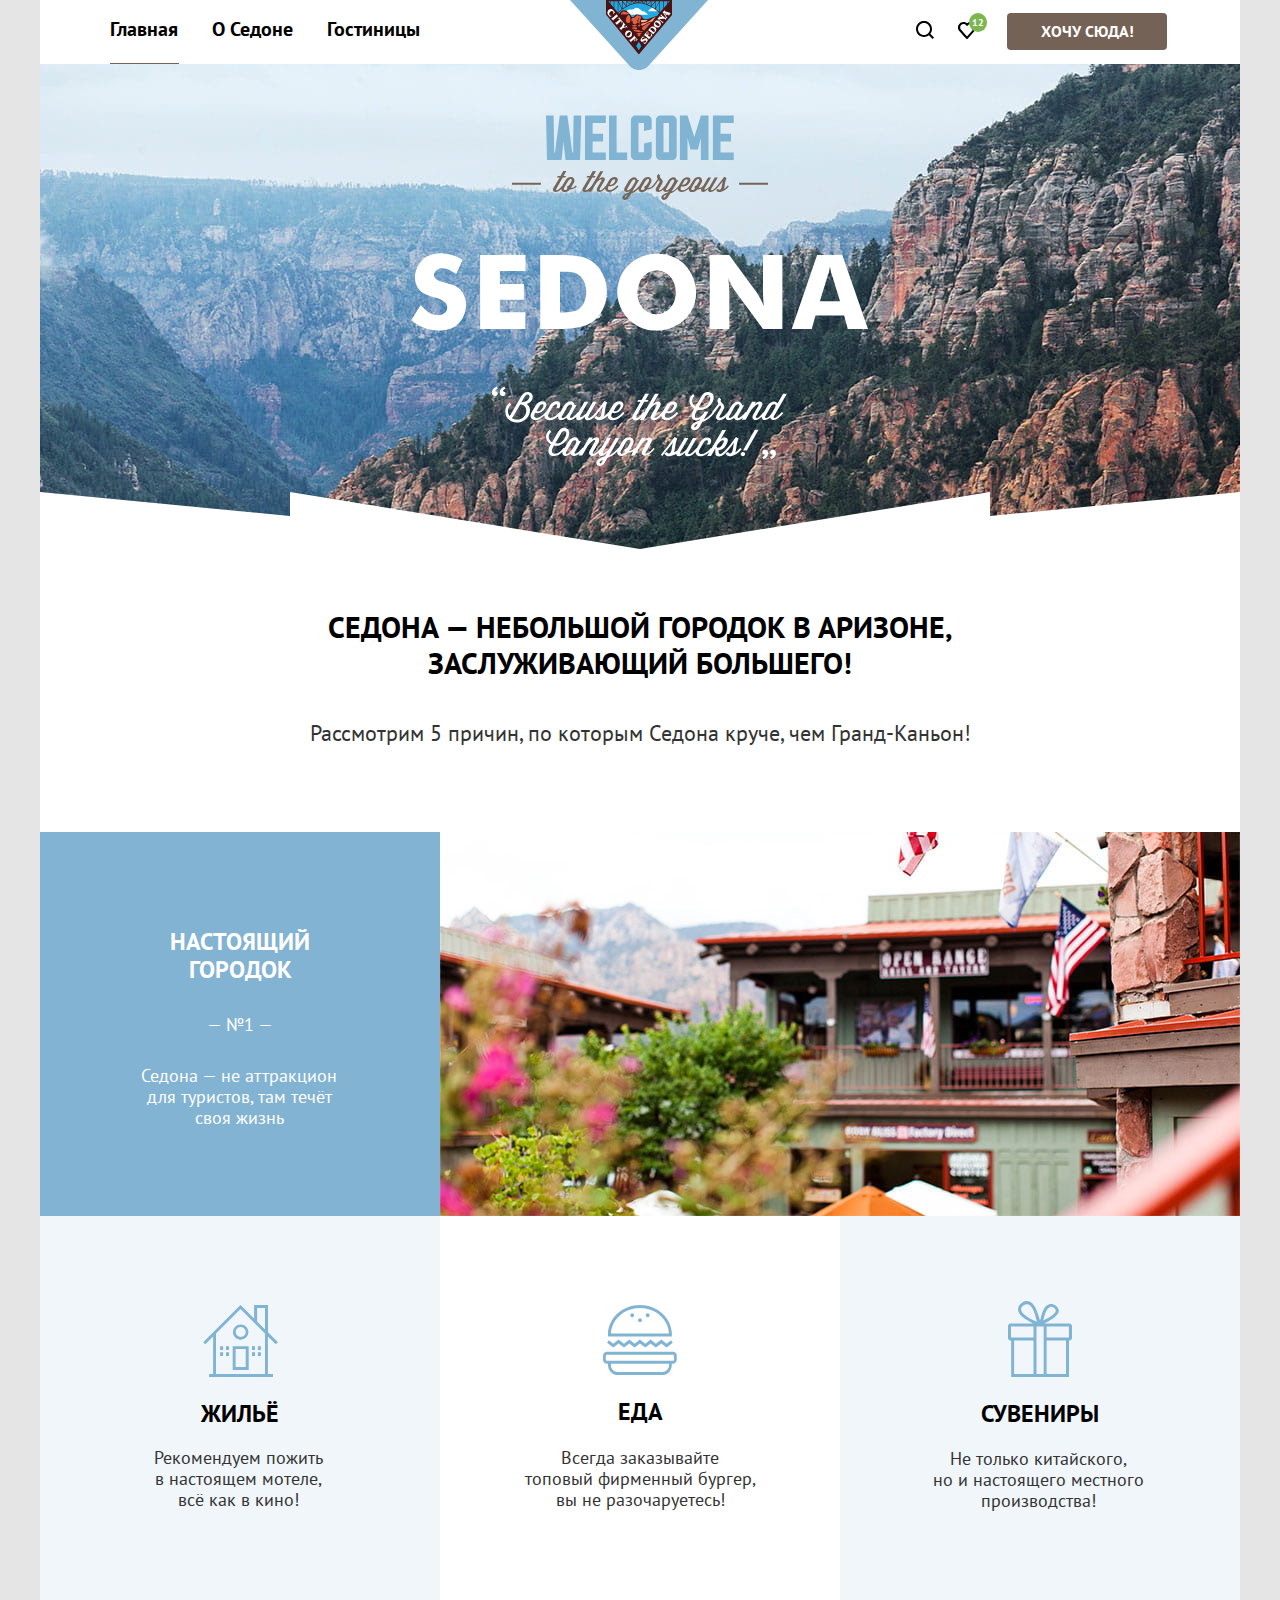
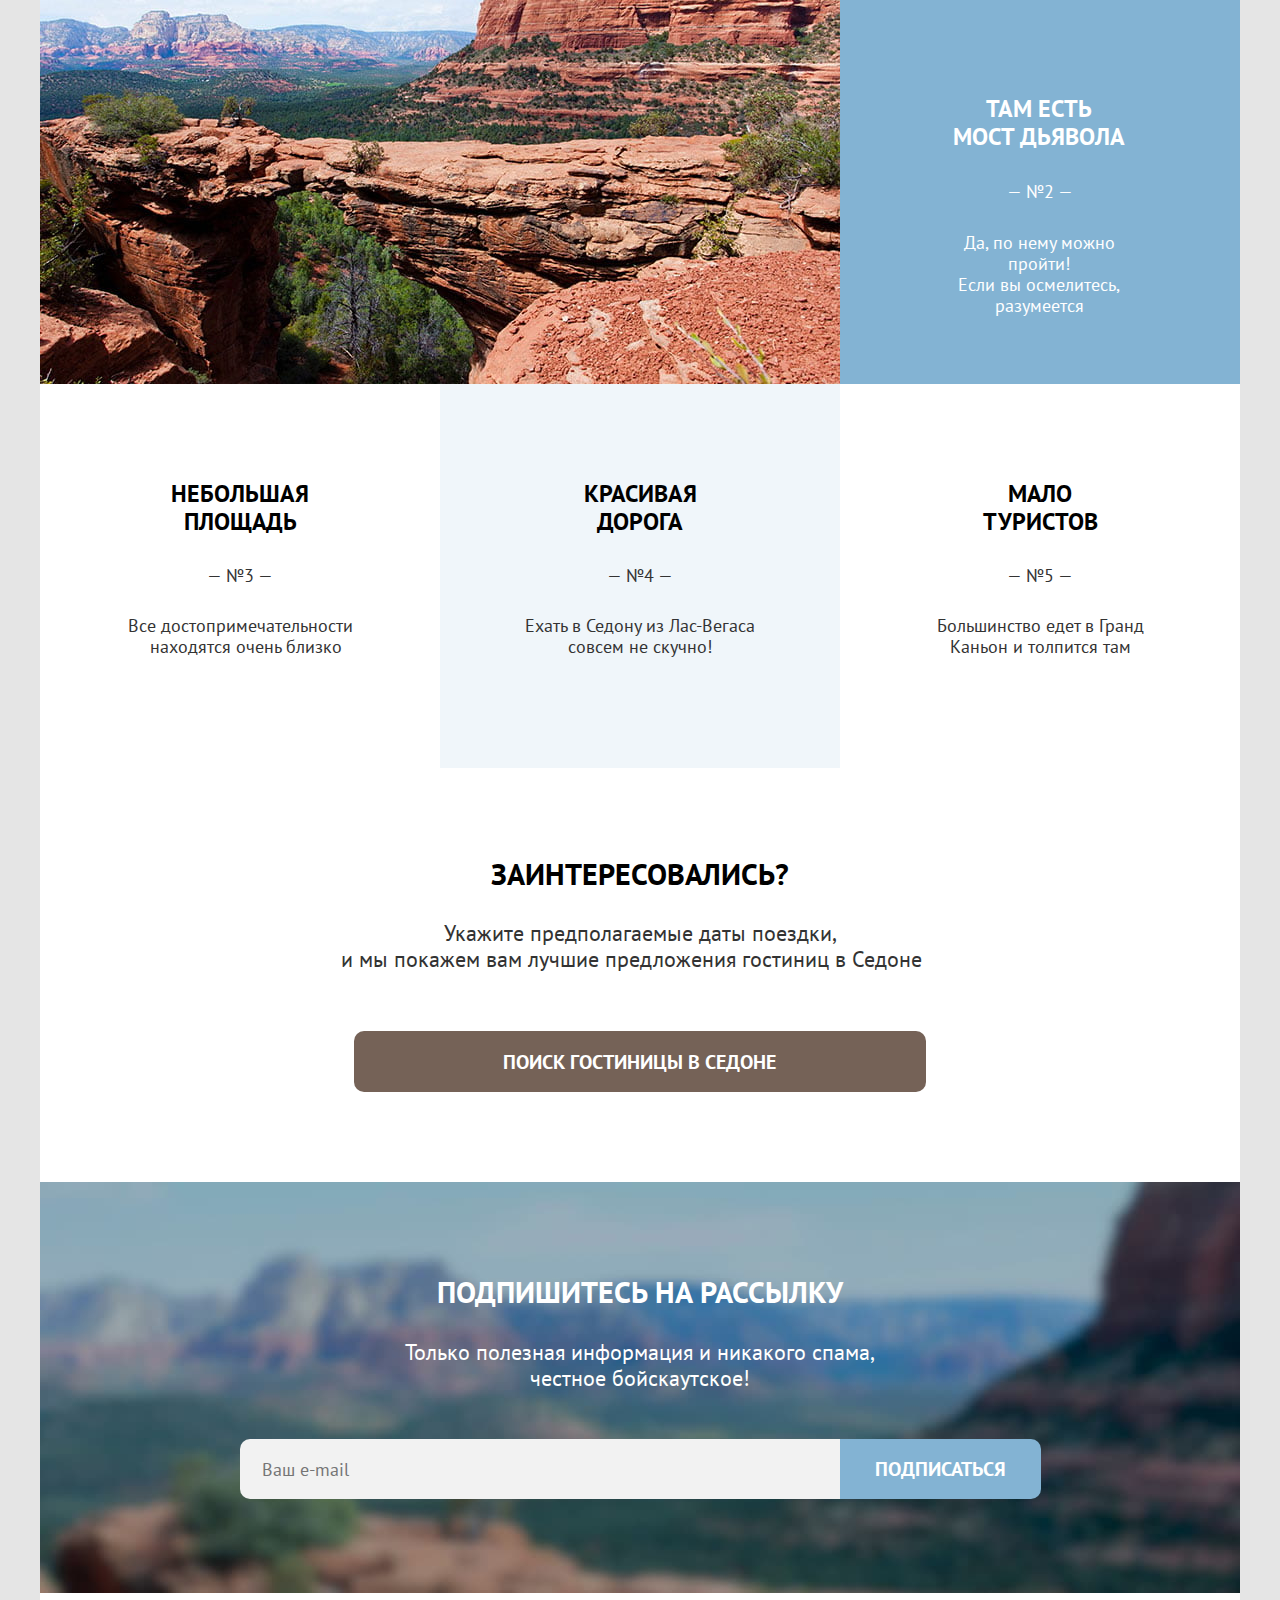
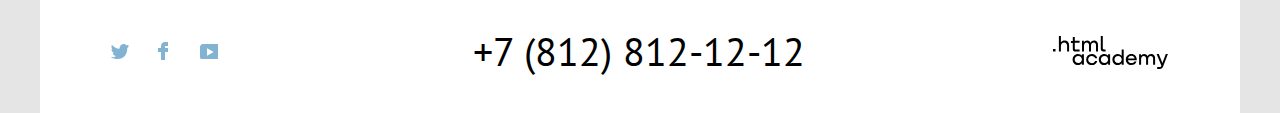
<file: index.html>
<!DOCTYPE html>
<html lang="ru">

<head>
  <meta charset="UTF-8">
  <meta http-equiv="X-UA-Compatible" content="IE=edge">
  <meta name="viewport" content="width=device-width, initial-scale=1.0">
  <title>HOTELS catalog: Седона</title>
  <link rel="icon" href="favicon.ico">
  <link rel="icon" type="image/png" sizes="32x32" href="images/favicon-32.png">
  <link href="css/style.css" rel="stylesheet">
</head>

<body>
  <div class="container">
    <header class="page-header">
      <nav class="navigation">
        <ul class="navigation-list">
          <li class="navigation-item">
            <a class="navigation-link active" href="index.html">Главная</a>
          </li>
          <li class="navigation-item">
            <a class="navigation-link" href="#">О Седоне</a>
          </li>
          <li class="navigation-item">
            <a class="navigation-link" href="catalog.html">Гостиницы</a>
          </li>
        </ul>
        <div class="logo">
          <a href="index.html" class="logo-link">
            <img class="logo-image" src="images/logo-sedona.svg" width="138" height="70" alt="Логотип Седона">
          </a>
        </div>
        <div class="navigation-icon-wrapper">
          <ul class="navigation-list navigation-user">
            <li class="navigation-item-user">
              <a class="navigation-link" href="about.html">
                <span class="visually-hidden">Поиск</span>
                <svg class="navigation-icon" width="18" height="18" fill="none" xmlns="http://www.w3.org/2000/svg">
                  <g clip-path="url(#a)">
                    <path class="navigation-icon-param"
                      d="m18 16.5-3.7-3.7c1-1.3 1.7-3 1.7-4.9 0-4.4-3.6-8-8-8S0 3.6 0 8c0 4.4 3.6 8 8 8 1.8 0 3.5-.6 4.9-1.7l3.7 3.7 1.4-1.5ZM8 14c-3.3 0-6-2.7-6-6s2.7-6 6-6 6 2.7 6 6-2.7 6-6 6Z"
                      fill="#000" />
                  </g>
                  <defs>
                    <clipPath id="a">
                      <path fill="#fff" d="M0 0h18v18H0z" />
                    </clipPath>
                  </defs>
                </svg>
              </a>
            </li>
            <li class="navigation-item-user">
              <a class="navigation-link counter" href="about.html">
                <span class="visually-hidden">Избранное</span>
                <svg class="navigation-icon" width="18" height="17" fill="none" xmlns="http://www.w3.org/2000/svg">
                  <path class="navigation-icon-param"
                    d="M8.9 17a.9.9 0 0 1-.8-.4c-5.4-6.1-6.7-7.5-7-7.9A5.4 5.4 0 0 1 5.5 0C6.8 0 8 .5 9 1.3a5.46 5.46 0 0 1 9 4.1c0 1.3-.5 2.5-1.3 3.4l-7 7.9c-.2.2-.4.3-.8.3Zm-6-9.5c.3.4 3.5 4 6.1 6.9l6.2-7c.5-.5.7-1.2.7-2 0-1.8-1.5-3.3-3.3-3.3-1 0-2 .5-2.7 1.3-.3.3-.6.4-.9.4-.3 0-.6-.2-.8-.4-.7-.8-1.7-1.3-2.7-1.3-1.8 0-3.3 1.5-3.3 3.3-.1.9.3 1.6.7 2.1-.1 0-.1 0 0 0Z"
                    fill="#000" />
                </svg>
              </a>
            </li>
          </ul>
          <button class="navigation-button button" type="button">Хочу сюда!</button>
        </div>
      </nav>
      <div class="favorite-window favorite-window-hide">
        <ul class="favorite-window-list">
          <li class="favorite-window-item">
            <div class="favorite-window-wrapper" tabindex="0">
              <img class="favorite-window-image" src="images/hotels/desert-quail.jpg" width="48" height="48"
                alt="Мотель Desert Quail Inn">
              <div class="favorite-window-description">
                <h3 class="favorite-window-title">Desert Quail Inn</h3>
                <span class="favorite-window-type">Мотель</span>
              </div>
            </div>
            <div class="favorite-window-delete" tabindex="0">
              <svg class="delete-icon" width="16" height="16" fill="none" xmlns="http://www.w3.org/2000/svg">
                <path
                  d="M15.3 2.3H.6c-.3 0-.6.2-.6.5s.3.6.6.6h1.7v12c0 .3.3.6.6.6h10.2c.3 0 .6-.3.6-.6v-12h1.7c.3 0 .6-.3.6-.6s-.4-.5-.7-.5Zm-2.8 12.5H3.4V3.4h9.1v11.4ZM6.2 1.2h3.4c.3 0 .6-.3.6-.6S10 0 9.7 0H6.2c-.3 0-.5.3-.5.6s.2.6.5.6Z"
                  fill="#000" />
                <path
                  d="M6.2 12c.3 0 .6-.3.6-.6V5.7c0-.3-.3-.6-.6-.6s-.6.3-.6.6v5.7c.1.3.3.6.6.6ZM9.7 12c.3 0 .6-.3.6-.6V5.7c0-.3-.3-.6-.6-.6s-.6.4-.6.6v5.7c0 .3.2.6.6.6Z"
                  fill="#000" /></svg>
            </div>
          </li>
          <li class="favorite-window-item">
            <div class="favorite-window-wrapper" tabindex="0">
              <img class="favorite-window-image" src="images/hotels/villas-at-poco.jpg" width="48" height="48"
                alt="Мотель Desert Quail Inn">
              <div class="favorite-window-description">
                <h3 class="favorite-window-title">Villas at Poco Diablo</h3>
                <span class="favorite-window-type">Апартаменты</span>
              </div>
            </div>
            <div class="favorite-window-delete" tabindex="0">
              <svg class="delete-icon" width="16" height="16" fill="none" xmlns="http://www.w3.org/2000/svg">
                <path
                  d="M15.3 2.3H.6c-.3 0-.6.2-.6.5s.3.6.6.6h1.7v12c0 .3.3.6.6.6h10.2c.3 0 .6-.3.6-.6v-12h1.7c.3 0 .6-.3.6-.6s-.4-.5-.7-.5Zm-2.8 12.5H3.4V3.4h9.1v11.4ZM6.2 1.2h3.4c.3 0 .6-.3.6-.6S10 0 9.7 0H6.2c-.3 0-.5.3-.5.6s.2.6.5.6Z"
                  fill="#000" />
                <path
                  d="M6.2 12c.3 0 .6-.3.6-.6V5.7c0-.3-.3-.6-.6-.6s-.6.3-.6.6v5.7c.1.3.3.6.6.6ZM9.7 12c.3 0 .6-.3.6-.6V5.7c0-.3-.3-.6-.6-.6s-.6.4-.6.6v5.7c0 .3.2.6.6.6Z"
                  fill="#000" /></svg>
            </div>
          </li>
        </ul>
        <button class="favorite-window-button button" type="button">Все избранные</button>
      </div>
    </header>
    <main class="main-index">
      <div class="index-promo">
        <img src="images/welcome-index.svg" width="458" height="352" alt="Привет великолепная Седона!"
          class="index-promo-image">
      </div>
      <section class="description">
        <div class="description-container">
          <h1 class="description-title">Седона — небольшой городок в Аризоне, заслуживающий большего!</h1>
          <span class="description-text">Рассмотрим 5 причин, по которым Седона круче, чем Гранд-Каньон!</span>
        </div>
      </section>
      <section class="advantages">
        <h2 class="visually-hidden">Преимущества</h2>
        <ul class="advantages-list">
          <li class="advantages-item advantages-item-city">
            <h3 class="advantages-item-title">Настоящий<br> городок</h3>
            <span>— №1 —</span>
            <p class="advantages-item-description">Седона — не аттракцион для туристов, там течёт своя жизнь</p>
          </li>
          <li class="advantages-image-city">
            <img class="advantages-item-image" src="images/city-sedona.jpg" width="800" height="384" alt="Город Седона">
          </li>
          <li class="advantages-item advantages-item-housing">
            <img class="advantages-item-icon" src="images/icons/house-icon.svg" width="75" height="72"
              alt="Жилье в Седоне">
            <h2 class="item-title-housing">Жильё</h2>
            <p class="housing-description">Рекомендуем пожить в настоящем мотеле,<br>всё как в кино!</p>
          </li>
          <li class="advantages-item advantages-item-food">
            <img class="advantages-item-icon" src="images/icons/food-icon.svg" width="74" height="70"
              alt="Бургеры в Седоне">
            <h2 class="item-title-food">Еда</h2>
            <p class="food-description">Всегда заказывайте<br> топовый фирменный бургер, вы не разочаруетесь!</p>
          </li>
          <li class="advantages-item advantages-item-gifts">
            <img class="advantages-item-icon gift-image" src="images/icons/gift-icon.svg" width="64" height="76"
              alt="Сувениры в Седоне">
            <h2 class="item-title-gifts">Сувениры</h2>
            <p class="gifts-description">Не только китайского,<br> но и настоящего местного производства!</p>
          </li>
          <li class="advantages-image-canyon">
            <img class="advantages-item-image" src="images/canyon.jpg" width="800" height="384" alt="Каньон в Седоне">
          </li>
          <li class="advantages-item advantages-item-bridge">
            <h2 class="advantages-title-bridge">Там есть<br> мост дьявола</h2>
            <span>— №2 —</span>
            <p class="advantages-item-description">Да, по нему можно пройти!<br> Если вы осмелитесь, разумеется</p>
          </li>
          <li class="advantages-item advantages-item-area">
            <h2 class="advantages-title-area">Небольшая<br> площадь</h2>
            <span>— №3 —</span>
            <p class="advantages-description">Все достопримечательности<br>
              <span class="area-text-wrap">находятся очень близко</span>
            </p>
          </li>
          <li class="advantages-item advantages-item-road">
            <h2 class="advantages-title-road">Красивая<br> дорога</h2>
            <span>— №4 —</span>
            <p class="advantages-description">Ехать в Седону из Лас-Вегаса<br> совсем не скучно!</p>
          </li>
          <li class="advantages-item advantages-item-few">
            <h2 class="advantages-title-few">Мало<br> туристов</h2>
            <span>— №5 —</span>
            <p class="advantages-description">Большинство едет в Гранд<br> Каньон и толпится там</p>
          </li>
        </ul>
      </section>
      <section class="search">
        <h2 class="search-caption">Заинтересовались?</h2>
        <p class="search-description">Укажите предполагаемые даты поездки,<br>
          <span class="search-text-wrap">и мы покажем вам лучшие предложения гостиниц в Седоне</span> </p>
        <button class="search-button button" type="button">поиск гостиницы в седоне</button>
      </section>
      <section class="subscription subscription-index">
        <h2 class="subscription-caption">Подпишитесь на рассылку</h2>
        <p class="subscription-description-index">Только полезная информация и никакого
          спама,<br>честное бойскаутское!</p>
        <form class="subscription-form" action="#" method="post">
          <label class="visually-hidden" for="subscription-email">Email</label>
          <input class="field" placeholder="Ваш e-mail" type="email" name="subscription-email" id="subscription-email"
            required>
          <button class="newsletter-button blue-button" type="submit">Подписаться</button>
        </form>
      </section>
    </main>

    <footer class="page-footer">
      <section class="footer-social">
        <ul class="footer-social-list">
          <li class="footer-social-item">
            <a class="social-button" href="#">
              <span class="visually-hidden">Твиттер</span>
              <svg class="footer-social-icon" width="18" height="15" fill="#83B3D3" xmlns="http://www.w3.org/2000/svg">
                <g clip-path="url(#a)">
                  <path
                    d="M11.6.2c1.8-.5 3.2.3 3.8 1.2.7-.2 1.4-.5 2.1-.7 0 .9-.6 1.5-.9 1.8.7.1 1.4-.6 1.4-.6-.2 1-1.1 1.8-1.7 2C16.1 10.7 13 15.1 5.7 15h-.5c-.4 0-4.4-.5-5.2-1.9 2.4.2 4.1-.4 5-1.2-1-.3-2.9-.4-3.2-2.9.4.1.6.2 1.3.1C1.8 8.3.4 7.5.5 5.3c.3.3 1.1.5 1.4.5C1.1 5.6-.2 2.5.9.9c1.9 1.9 4 3.6 7.6 3.8C8.7 2.3 9.7.8 11.6.2Z" />
                </g>
                <defs>
                  <clipPath id="tw">
                    <path fill="#fff" d="M0 0h18v15H0z" />
                  </clipPath>
                </defs>
              </svg>
            </a>
          </li>
          <li class="footer-social-item">
            <a class="social-button" href="#">
              <span class="visually-hidden">Фейсбук</span>
              <svg width="18" height="18" fill="none" xmlns="http://www.w3.org/2000/svg">
                <path class="footer-social-icon" d="M7 0C4.8 0 3 1.8 3 4v2H0v4h3v8h4v-8h3V6H7V4h3V0H7Z"
                  fill="#83B3D3" />
              </svg>
            </a>
          </li>
          <li class="footer-social-item">
            <a class="social-button" href="#">
              <span class="visually-hidden">Ютуб</span>
              <svg width="18" height="15" fill="none" xmlns="http://www.w3.org/2000/svg">
                <g clip-path="url(#a)">
                  <path class="footer-social-icon"
                    d="M17 0H2.9C1.2 0 0 1.5 0 3.2v9.5C0 14.5 1.2 16 2.9 16h14.3c1.5 0 2.9-1.5 2.9-3.2V3.2C19.9 1.5 18.7 0 17 0ZM7 11.8V4.2L13.7 8 7 11.8Z"
                    fill="#83B3D3" />
                </g>
                <defs>
                  <clipPath id="b">
                    <path fill="#fff" d="M0 0h20v16H0z" />
                  </clipPath>
                </defs>
              </svg>
            </a>
          </li>
        </ul>
        <a href="tel:+78128121212" class="footer-tel">+7 (812) 812-12-12</a>
        <div class="footer-logo">
          <h2 class="visually-hidden">html Academy</h2>
          <a href="#" class="footer-logo-link">
            <svg width="115" height="34" fill="none" xmlns="http://www.w3.org/2000/svg">
              <path class="logo-link-param"
                d="M0 12.9v2.6h2.5v-2.6H0ZM11.6 4.5c-1.6 0-2.8.7-3.6 1.7h-.1V0h-2v15.5h2v-5.3c0-2.1 1.3-3.6 3.3-3.6 1.8 0 2.9 1.4 2.9 3.2v5.7h2V9.4c.1-3-1.8-4.9-4.5-4.9ZM26.6 4.8h-4.8V1.1h-2v3.8h-1.9v2h1.9v6c0 1.7 1 2.7 2.7 2.7h4.1v-2h-3.7c-.7 0-1.1-.4-1.1-1.1V6.8h4.8v-2ZM41.1 4.6c-1.6 0-2.9.8-3.5 2.1h-.1c-.6-1.2-1.8-2.1-3.4-2.1-1.4 0-2.5.8-3.1 1.8h-.1V4.8H29v10.6h2V10c0-2 1-3.5 2.6-3.5 1.5 0 2.4 1 2.4 2.6v6.3h2V9.8c0-2.4 1.4-3.3 2.6-3.3 1.5 0 2.4 1 2.4 2.6v6.3h2V8.9c.1-2.5-1.4-4.3-3.9-4.3ZM47.8 12.7c0 1.7 1 2.7 2.8 2.7h2v-2h-1.7c-.7 0-1.1-.4-1.1-1.1V0h-2v12.7ZM28.9 19.7c-.9-1.1-2.2-1.8-3.9-1.8-3.1 0-5.4 2.3-5.4 5.6s2.3 5.6 5.4 5.6c1.8 0 3-.8 3.8-1.9h.1v1.6h2V18.2h-2v1.5Zm-3.6 7.4c-2.2 0-3.6-1.6-3.6-3.6s1.4-3.6 3.6-3.6 3.6 1.6 3.6 3.6c0 1.9-1.4 3.6-3.6 3.6ZM44.2 22c-.5-2.4-2.6-4.1-5.4-4.1a5.4 5.4 0 0 0-5.6 5.6c0 3.1 2.2 5.6 5.6 5.6 2.8 0 4.9-1.8 5.4-4.2h-2.1a3.4 3.4 0 0 1-3.3 2.3c-2.2 0-3.6-1.6-3.6-3.6s1.4-3.6 3.6-3.6c1.6 0 2.8 1 3.3 2.2h2.1V22ZM55.1 19.7c-.9-1.1-2.2-1.8-3.9-1.8-3.1 0-5.4 2.3-5.4 5.6s2.3 5.6 5.4 5.6c1.8 0 3-.8 3.8-1.9h.1v1.6h2V18.2h-2v1.5Zm-3.6 7.4c-2.2 0-3.6-1.6-3.6-3.6s1.4-3.6 3.6-3.6 3.6 1.6 3.6 3.6c0 1.9-1.5 3.6-3.6 3.6ZM68.7 19.8c-.9-1.1-2.2-1.9-3.9-1.9-3.1 0-5.4 2.3-5.4 5.6s2.2 5.6 5.4 5.6c1.7 0 3-.8 3.8-1.8h.1v1.5h2V13.4h-2v6.4Zm-3.6 7.3c-2.2 0-3.6-1.6-3.6-3.6s1.4-3.6 3.6-3.6 3.6 1.6 3.6 3.6c-.1 2-1.5 3.6-3.6 3.6ZM78.3 17.9c-3.3 0-5.5 2.5-5.5 5.6 0 3 2.1 5.6 5.5 5.6 2.5 0 4.5-1.3 5.2-3.6h-2.1c-.5 1-1.6 1.6-3 1.6-1.9 0-3.3-1.3-3.4-2.9h8.8c.2-3.6-2-6.3-5.5-6.3Zm0 1.9c1.7 0 3 1 3.3 2.6h-6.5c.3-1.5 1.5-2.6 3.2-2.6ZM98.2 17.9c-1.6 0-2.9.8-3.6 2h-.1c-.6-1.2-1.8-2-3.4-2-1.4 0-2.5.7-3.1 1.8v-1.5h-1.9v10.6h2v-5.4c0-2 1-3.4 2.6-3.5 1.5 0 2.4 1 2.4 2.6v6.3h2v-5.6c0-2.4 1.4-3.3 2.6-3.3 1.5 0 2.4 1 2.4 2.6v6.3h2v-6.5c.1-2.6-1.4-4.4-3.9-4.4ZM109.4 27l-3.6-8.9h-2.2l4.8 11.6c-.3.9-.7 1.2-1.7 1.2h-2.5v2h2.5c1.8 0 2.8-.8 3.5-2.6l4.7-12.2h-2.1l-3.4 8.9Z"
                fill="#000" />
            </svg>
          </a>
        </div>
      </section>
    </footer>
  </div>
  <div class="modal-container">
    <div class="modal modal-search">
      <button class="modal-close-button">
        <span class="visually-hidden">Закрыть</span>
      </button>
      <section class="modal-content">
        <h2 class="modal-title">Поиск гостиницы в Седоне</h2>
        <form class="modal-form" action="#" method="POST">
          <div class="modal-form-content">
            <label class="modal-form-description calendar" for="start">Дата заезда:
              <input class="modal-form-date data-start" type="text" id="start" name="trip-start" value="27 апреля 2020"
                required>
              <span class="visually-hidden">Сообщение об ошибке</span>
            </label>
          </div>
          <div class="modal-form-content">
            <label class="modal-form-description calendar" for="end">Дата выезда:
              <input class="modal-form-date data-end" type="text" id="end" name="trip-end" value="1 сентября 2021"
                required>
              <span class="visually-hidden">Сообщение об успехе</span>
            </label>
          </div>
          <div class="input-group">
            <div class="input-group-sub">
              <label class="modal-form-description" for="num_count_adult">Взрослые:</label>
              <div class="input-group-param param-adult" data-step="1" data-min="1" data-max="100">
                <button type="button" class="number-button">
                  <svg class="minus" width="13" height="1" fill="none" xmlns="http://www.w3.org/2000/svg">
                    <path opacity=".3" d="M0 0v1h13V0H0Z" fill="#000" /></svg>
                </button>
                <input class="input-group-number" type="text" name="count-adult" id="num_count_adult" value="2">
                <button type="button" class="number-button">
                  <svg class="plus" width="13" height="13" fill="none" xmlns="http://www.w3.org/2000/svg">
                    <path d="M13 6H7V0H6v6H0v1h6v6h1V7h6V6Z" fill="#000" /></svg></button>
              </div>
            </div>
            <div class="input-group-sub">
              <label class="modal-form-description" for="num_count">Дети:</label>
              <div class="modal-form-info"
                data-title="Укажите количество детей, которые будут с вами, возраст которых от 6 до 18 лет. Дети до 6 лет размещаются бесплатно.">
                <span class="modal-info">i</span>
              </div>
              <div class="input-group-param" data-step="1" data-min="1" data-max="100">
                <button type="button" class="number-button">
                  <svg class="minus" width="13" height="1" fill="none" xmlns="http://www.w3.org/2000/svg">
                    <path opacity=".3" d="M0 0v1h13V0H0Z" fill="#000" /></svg>
                </button>
                <input class="input-group-number" type="text" name="count-childs" id="num_count" value="1">
                <button type="button" class="number-button">
                  <svg class="plus" width="13" height="13" fill="none" xmlns="http://www.w3.org/2000/svg">
                    <path d="M13 6H7V0H6v6H0v1h6v6h1V7h6V6Z" fill="#000" /></svg>
                </button>
              </div>
            </div>
          </div>
          <button class="modal-button blue-button" type="button">Найти</button>
        </form>

      </section>
    </div>
  </div>
</body>

</html>
</file>
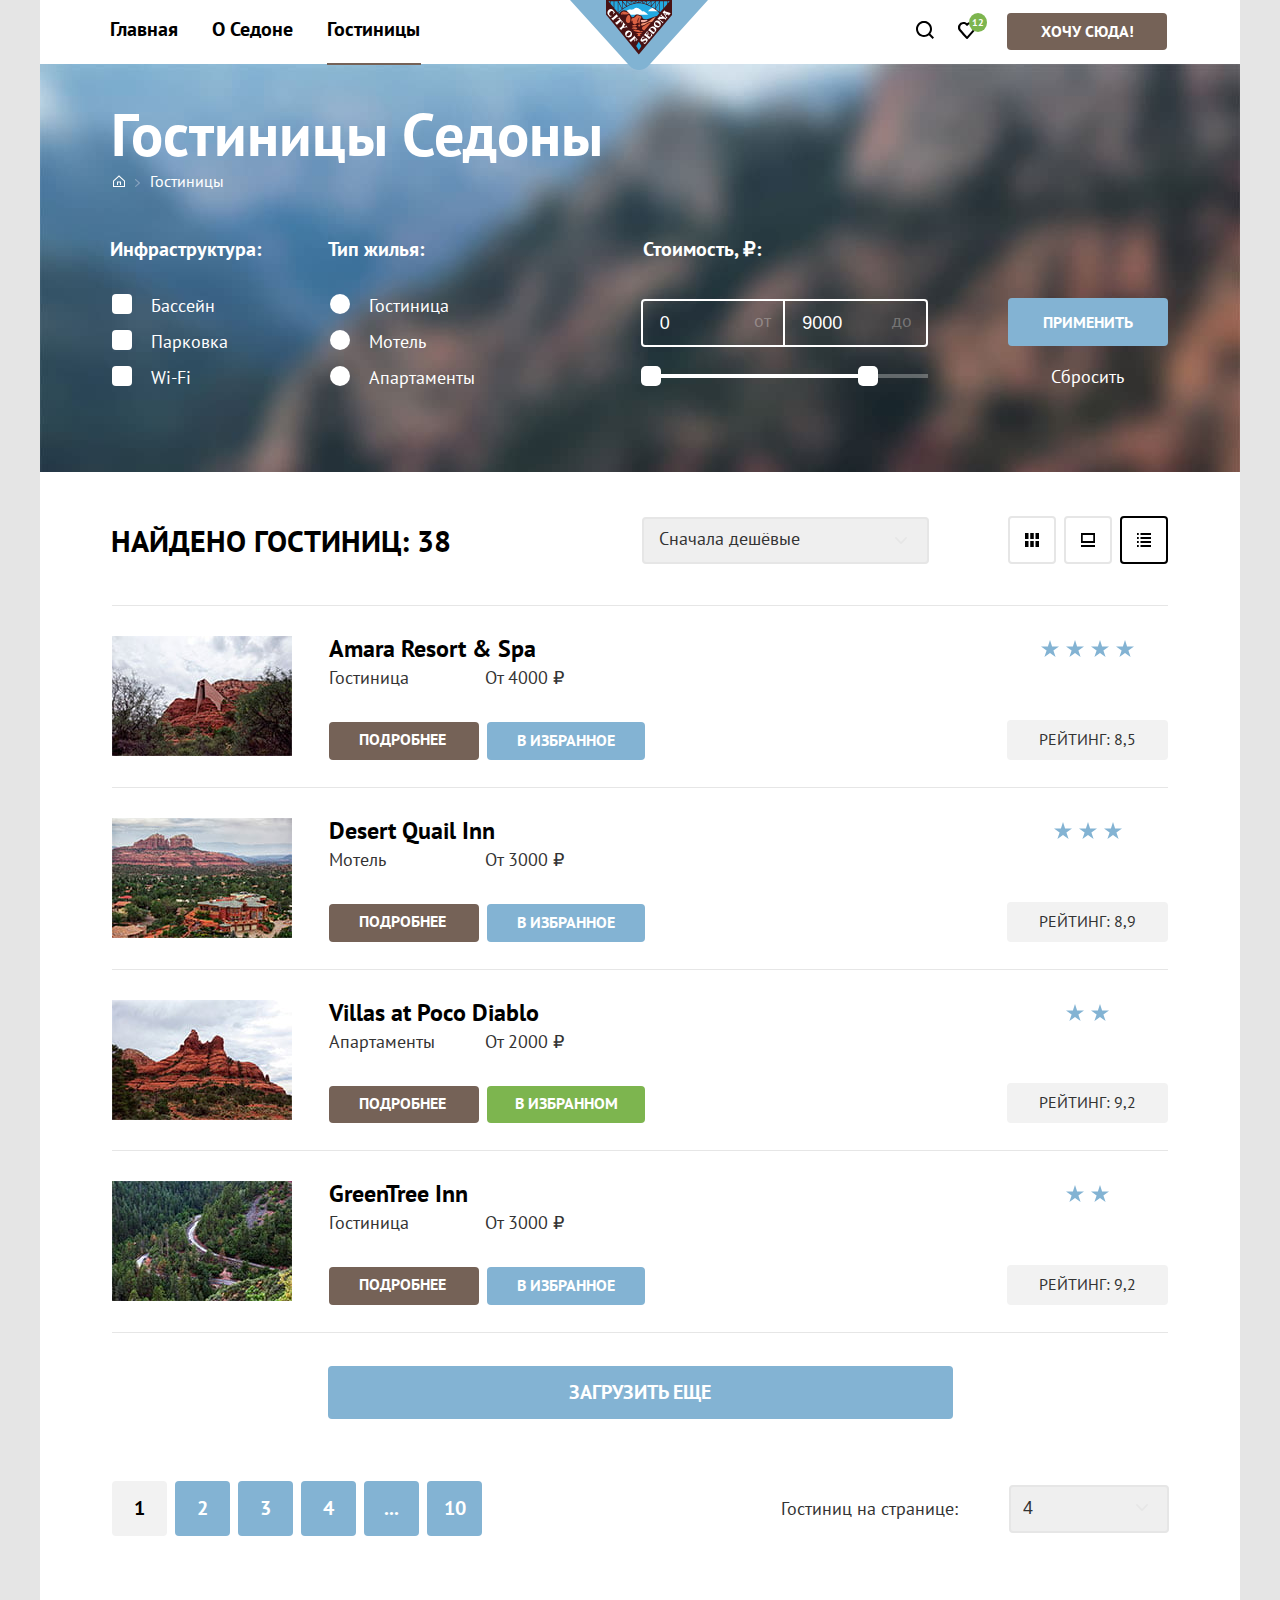
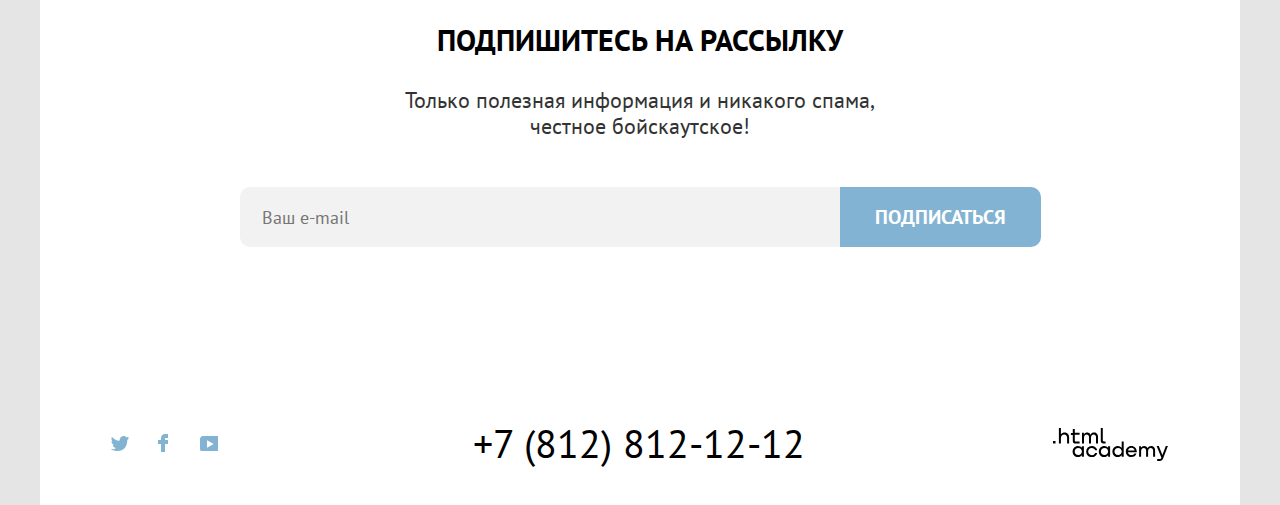
<file: catalog.html>
<!DOCTYPE html>
<html lang="en">

<head>
  <meta charset="UTF-8">
  <meta http-equiv="X-UA-Compatible" content="IE=edge">
  <meta name="viewport" content="width=device-width, initial-scale=1.0">
  <title>HOTELS catalog: Седона</title>
  <link rel="icon" href="favicon.ico">
  <link rel="icon" type="image/png" sizes="32x32" href="images/favicon-32.png">
  <link href="css/style.css" rel="stylesheet">
</head>

<body>
  <div class="container">
    <header class="page-header">
      <nav class="navigation">
        <ul class="navigation-list">
          <li class="navigation-item">
            <a class="navigation-link" href="index.html">Главная</a>
          </li>
          <li class="navigation-item">
            <a class="navigation-link" href="#">О Седоне</a>
          </li>
          <li class="navigation-item">
            <a class="navigation-link active" href="catalog.html">Гостиницы</a>
          </li>
        </ul>
        <div class="logo">
          <a href="index.html" class="logo-link">
            <img class="logo-image" src="images/logo-sedona.svg" width="138" height="70" alt="Логотип Седона">
          </a>
        </div>
        <div class="navigation-icon-wrapper">
          <ul class="navigation-list navigation-user">
            <li class="navigation-item-user">
              <a class="navigation-link" href="about.html">
                <span class="visually-hidden">Поиск</span>
                <svg class="navigation-icon" width="18" height="18" fill="none" xmlns="http://www.w3.org/2000/svg">
                  <g clip-path="url(#a)">
                    <path class="navigation-icon-param"
                      d="m18 16.5-3.7-3.7c1-1.3 1.7-3 1.7-4.9 0-4.4-3.6-8-8-8S0 3.6 0 8c0 4.4 3.6 8 8 8 1.8 0 3.5-.6 4.9-1.7l3.7 3.7 1.4-1.5ZM8 14c-3.3 0-6-2.7-6-6s2.7-6 6-6 6 2.7 6 6-2.7 6-6 6Z"
                      fill="#000" />
                  </g>
                  <defs>
                    <clipPath id="a">
                      <path fill="#fff" d="M0 0h18v18H0z" />
                    </clipPath>
                  </defs>
                </svg>
              </a>
            </li>
            <li class="navigation-item-user">
              <a class="navigation-link counter" href="about.html">
                <span class="visually-hidden">Избранное</span>
                <svg class="navigation-icon" width="18" height="17" fill="none" xmlns="http://www.w3.org/2000/svg">
                  <path class="navigation-icon-param"
                    d="M8.9 17a.9.9 0 0 1-.8-.4c-5.4-6.1-6.7-7.5-7-7.9A5.4 5.4 0 0 1 5.5 0C6.8 0 8 .5 9 1.3a5.46 5.46 0 0 1 9 4.1c0 1.3-.5 2.5-1.3 3.4l-7 7.9c-.2.2-.4.3-.8.3Zm-6-9.5c.3.4 3.5 4 6.1 6.9l6.2-7c.5-.5.7-1.2.7-2 0-1.8-1.5-3.3-3.3-3.3-1 0-2 .5-2.7 1.3-.3.3-.6.4-.9.4-.3 0-.6-.2-.8-.4-.7-.8-1.7-1.3-2.7-1.3-1.8 0-3.3 1.5-3.3 3.3-.1.9.3 1.6.7 2.1-.1 0-.1 0 0 0Z"
                    fill="#000" />
                </svg>
              </a>
            </li>
          </ul>
          <button class="navigation-button button" type="button">Хочу сюда!</button>
        </div>
      </nav>
    </header>
    <main class="main-hotels">
      <section class="filter">
        <h1 class="filter-title">Гостиницы Седоны</h1>
        <ul class="menu-catalog">
          <li class="menu-catalog-item">
            <a class="menu-catalog-link" href="index.html">
              <img src="images/icons/index-page-icon.svg" width="12" height="12" alt="Ссылка на главную страницу">
            </a>
          </li>
          <li class="menu-catalog-item">
            <a class="menu-catalog-link" href="#">
              <img src="images/icons/nav-link-arrow.svg" width="5" height="8" alt="Ссылка на предыдущую страницу">
            </a>
          </li>
          <li class="menu-catalog-item">
            <a class="menu-catalog-link" href="catalog.html">Гостиницы</a>
          </li>
        </ul>
        <form class="catalog-filter" action="https://echo.htmlacademy.ru/" method="get">
          <fieldset class="catalog-filter-group filter-group-checkbox">
            <legend class="catalog-filter-title">Инфраструктура:</legend>
            <label class="catalog-filter-label" for="pool">
              <input class="visually-hidden catalog-filter-checkbox" type="checkbox" id="pool"
                name="infrastructure-pool">
              <span class="control-mark" tabindex="0"></span>
              <span class="catalog-filter-item">Бассейн</span>
            </label>
            <label class="catalog-filter-label" for="parking">
              <input class="visually-hidden catalog-filter-checkbox" type="checkbox" id="parking"
                name="infrastructure-parking">
              <span class="control-mark" tabindex="0"></span>
              <span class="catalog-filter-item">Парковка</span>
            </label>
            <label class="catalog-filter-label" for="wifi">
              <input class="visually-hidden catalog-filter-checkbox" type="checkbox" id="wifi"
                name="infrastructure-wifi">
              <span class="control-mark" tabindex="0"></span>
              <span class="catalog-filter-item">Wi-Fi</span>
            </label>
          </fieldset>
          <fieldset class="catalog-filter-group filter-group-radio">
            <legend class="catalog-filter-title">Тип жилья:</legend>
            <label class="catalog-filter-label" for="hotel">
              <input class="visually-hidden catalog-filter-radio" type="radio" id="hotel" name="type-of-hotel">
              <span class="control-mark" tabindex="0"></span>
              <span class="catalog-filter-item">Гостиница</span>
            </label>
            <label class="catalog-filter-label" for="motel">
              <input class="visually-hidden catalog-filter-radio" type="radio" id="motel" name="type-of-motel">
              <span class="control-mark" tabindex="0"></span>
              <span class="catalog-filter-item">Мотель</span>
            </label>
            <label class="catalog-filter-label" for="apartments">
              <input class="visually-hidden catalog-filter-radio" type="radio" id="apartments"
                name="type-of-apartments">
              <span class="control-mark" tabindex="0"></span>
              <span class="catalog-filter-item">Апартаменты</span>
            </label>
          </fieldset>
          <fieldset class="catalog-filter-group filter-group-toggle">
            <legend class="catalog-filter-title">Стоимость, ₽:</legend>
            <div class="price-entry-field">
              <label class="price-area" for="price-before">
                <span class="price-range">от</span>
                <input class="filter-input-left" value="0" type="number" id="price-before" name="min-price"
                  placeholder="от">
              </label>
              <label class="price-area" for="price-after">
                <span class="price-range price-range-max">до</span>
                <input class="filter-input-right" value="9000" type="number" id="price-after" name="max-price"
                  placeholder="до">
              </label>
            </div>
            <div class="range-controls">
              <div class="bar">
                <button class="range-toggle range-toggle-min" type="button">
                  <span class="visually-hidden">Изменить минимальную цену.</span>
                </button>
                <button class="range-toggle range-toggle-max" type="button">
                  <span class="visually-hidden">Изменить максимальную цену.</span>
                </button>
              </div>
            </div>
          </fieldset>
          <div class="catalog-filter-button">
            <button class="button-show" type="submit">Применить</button>
            <button class="button-cancel" type="reset">Сбросить</button>
          </div>
        </form>
      </section>
      <section class="sorting">
        <h2 class="sorting-title">Найдено гостиниц: 38</h2>
        <form class="sorting-type">
          <label class="visually-hidden" for="sorting">Сортировка</label>
          <select class="select-control" id="sorting" name="sorting">
            <option class="select-control-value" value="popular">Сначала популярные</option>
            <option class="select-control-value" value="cheap" selected>Сначала дешёвые</option>
            <option class="select-control-value" value="expensive">Сначала дорогие</option>
          </select>
        </form>
        <div class="sorting-type-view">
          <a href="#" class="sorting-button">
            <span class="visually-hidden">Показать карточки</span>
            <img src="images/icons/mode-tile.svg" alt="Плитка" class="sorting-type-icon" width="48" height="48">
          </a>
          <a href="#" class="sorting-button">
            <span class="visually-hidden">Крупные значки</span>
            <img src="images/icons/mode-slideshow.svg" alt="Слайдшоу" class="sorting-type-icon" width="48" height="48">
          </a>
          <a href="#" class="sorting-button">
            <span class="visually-hidden">Показать список</span>
            <img src="images/icons/mode-list.svg" alt="Список" class="sorting-type-icon sorting-icon-light" width="48"
              height="48">
          </a>
        </div>
      </section>
      <section class="catalog">
        <h2 class="visually-hidden">Каталог</h2>
        <ul class="catalog-list">
          <li class="catalog-card">
            <a class="catalog-card-link" href="product.html">
              <img class="catalog-card-image amara" src="images/hotels/amara.jpg" width="180" height="120"
                alt="Гостиница Amara Resort & Spa">
            </a>
            <div class="catalog-card-param">
              <a class="catalog-card-title" tabindex="0">Amara Resort & Spa</a>
              <div class="card-param-wrap">
                <span class="catalog-card-type">Гостиница</span>
                <span class="catalog-card-price">От 4000 ₽</span>
              </div>
              <div class="catalog-card-button">
                <a href="#" class="catalog-card-details button-details">подробнее</a>
                <a href="#" class="catalog-card-details button-favorites">В избранное</a>
              </div>
            </div>
            <div class="catalog-item-rating">
              <div class="stars">
                <ul class="stars-list">
                  <li class="stars-item">
                    <svg width="18" height="17" fill="none" xmlns="http://www.w3.org/2000/svg">
                      <path d="m9 0 2.1 6.5H18l-5.6 4 2.2 6.5L9 13l-5.6 4 2.2-6.5-5.6-4h6.9L9 0Z" fill="#83B3D3" />
                    </svg>
                  </li>
                  <li class="stars-item">
                    <svg width="18" height="17" fill="none" xmlns="http://www.w3.org/2000/svg">
                      <path d="m9 0 2.1 6.5H18l-5.6 4 2.2 6.5L9 13l-5.6 4 2.2-6.5-5.6-4h6.9L9 0Z" fill="#83B3D3" />
                    </svg>
                  </li>
                  <li class="stars-item">
                    <svg width="18" height="17" fill="none" xmlns="http://www.w3.org/2000/svg">
                      <path d="m9 0 2.1 6.5H18l-5.6 4 2.2 6.5L9 13l-5.6 4 2.2-6.5-5.6-4h6.9L9 0Z" fill="#83B3D3" />
                    </svg>
                  </li>
                  <li class="stars-item">
                    <svg width="18" height="17" fill="none" xmlns="http://www.w3.org/2000/svg">
                      <path d="m9 0 2.1 6.5H18l-5.6 4 2.2 6.5L9 13l-5.6 4 2.2-6.5-5.6-4h6.9L9 0Z" fill="#83B3D3" />
                    </svg>
                  </li>
                </ul>
              </div>
              <div class="catalog-card-rating">
                <span>Рейтинг: 8,5</span>
              </div>
            </div>
          </li>
          <li class="catalog-card">
            <a class="catalog-card-link" href="product.html">
              <img class="catalog-card-image desert" src="images/hotels/desert-quail.jpg" width="180" height="120"
                alt="Мотель Desert Quail Inn">
            </a>
            <div class="catalog-card-param">
              <a class="catalog-card-title" tabindex="0">Desert Quail Inn</a>
              <div class="card-param-wrap">
                <span class="catalog-card-type">Мотель</span>
                <span class="catalog-card-price">От 3000 ₽</span>
              </div>
              <div class="catalog-card-button">
                <a href="#" class="catalog-card-details button-details">подробнее</a>
                <a href="#" class="catalog-card-details button-favorites">В избранное</a>
              </div>
            </div>
            <div class="catalog-item-rating">
              <div class="stars">
                <ul class="stars-list">
                  <li class="stars-item">
                    <svg width="18" height="17" fill="none" xmlns="http://www.w3.org/2000/svg">
                      <path d="m9 0 2.1 6.5H18l-5.6 4 2.2 6.5L9 13l-5.6 4 2.2-6.5-5.6-4h6.9L9 0Z" fill="#83B3D3" />
                    </svg>
                  </li>
                  <li class="stars-item">
                    <svg width="18" height="17" fill="none" xmlns="http://www.w3.org/2000/svg">
                      <path d="m9 0 2.1 6.5H18l-5.6 4 2.2 6.5L9 13l-5.6 4 2.2-6.5-5.6-4h6.9L9 0Z" fill="#83B3D3" />
                    </svg>
                  </li>
                  <li class="stars-item">
                    <svg width="18" height="17" fill="none" xmlns="http://www.w3.org/2000/svg">
                      <path d="m9 0 2.1 6.5H18l-5.6 4 2.2 6.5L9 13l-5.6 4 2.2-6.5-5.6-4h6.9L9 0Z" fill="#83B3D3" />
                    </svg>
                  </li>
                </ul>
              </div>
              <div class="catalog-card-rating">
                <span>Рейтинг: 8,9</span>
              </div>
            </div>
          </li>
          <li class="catalog-card">
            <a class="catalog-card-link" href="product.html">
              <img class="catalog-card-image diablo" src="images/hotels/villas-at-poco.jpg" width="180" height="120"
                alt="Апартаменты Villas at Poco Diablo">
            </a>
            <div class="catalog-card-param">
              <a class="catalog-card-title" tabindex="0">Villas at Poco Diablo</a>
              <div class="card-param-wrap">
                <span class="catalog-card-type">Апартаменты</span>
                <span class="catalog-card-price">От 2000 ₽</span>
              </div>
              <div class="catalog-card-button">
                <a href="#" class="catalog-card-details button-details">подробнее</a>
                <a href="#" class="catalog-card-details button-favorites button-favorites-checked">В избранном</a>
              </div>
            </div>
            <div class="catalog-item-rating">
              <div class="stars">
                <ul class="stars-list">
                  <li class="stars-item"><svg width="18" height="17" fill="none" xmlns="http://www.w3.org/2000/svg">
                      <path d="m9 0 2.1 6.5H18l-5.6 4 2.2 6.5L9 13l-5.6 4 2.2-6.5-5.6-4h6.9L9 0Z" fill="#83B3D3" />
                    </svg>
                  </li>
                  <li class="stars-item">
                    <svg width="18" height="17" fill="none" xmlns="http://www.w3.org/2000/svg">
                      <path d="m9 0 2.1 6.5H18l-5.6 4 2.2 6.5L9 13l-5.6 4 2.2-6.5-5.6-4h6.9L9 0Z" fill="#83B3D3" />
                    </svg>
                  </li>
                </ul>
              </div>
              <span class="catalog-card-rating">Рейтинг: 9,2</span>
            </div>
          </li>
          <li class="catalog-card">
            <a class="catalog-card-link" href="product.html">
              <img class="catalog-card-image greentree" src="images/hotels/greentree.jpg" width="180" height="120"
                alt="Гостиница GreenTree Inn">
            </a>
            <div class="catalog-card-param">
              <a class="catalog-card-title" tabindex="0">GreenTree Inn</a>
              <div class="card-param-wrap">
                <span class="catalog-card-type">Гостиница</span>
                <span class="catalog-card-price">От 3000 ₽</span>
              </div>
              <div class="catalog-card-button">
                <a href="#" class="catalog-card-details button-details">подробнее</a>
                <a href="#" class="catalog-card-details button-favorites">В избранное</a>
              </div>
            </div>
            <div class="catalog-item-rating">
              <div class="stars">
                <ul class="stars-list">
                  <li class="stars-item">
                    <svg width="18" height="17" fill="none" xmlns="http://www.w3.org/2000/svg">
                      <path d="m9 0 2.1 6.5H18l-5.6 4 2.2 6.5L9 13l-5.6 4 2.2-6.5-5.6-4h6.9L9 0Z" fill="#83B3D3" />
                    </svg>
                  </li>
                  <li class="stars-item"><svg width="18" height="17" fill="none" xmlns="http://www.w3.org/2000/svg">
                      <path d="m9 0 2.1 6.5H18l-5.6 4 2.2 6.5L9 13l-5.6 4 2.2-6.5-5.6-4h6.9L9 0Z" fill="#83B3D3" />
                    </svg>
                  </li>
                </ul>
              </div>
              <span class="catalog-card-rating">Рейтинг: 9,2</span>
            </div>
          </li>
        </ul>
        <button class="button button-show-more" type="button">Загрузить еще</button>
      </section>
      <section class="pagination">
        <h3 class="visually-hidden">Пагинация</h3>
        <ul class="pagination">
          <li class="pagination-item">
            <a class="pagination-link pagination-current">1</a>
          </li>
          <li class="pagination-item">
            <a class="pagination-link" href="#">2</a>
          </li>
          <li class="pagination-item">
            <a class="pagination-link" href="#">3</a>
          </li>
          <li class="pagination-item">
            <a class="pagination-link" href="#">4</a>
          </li>
          <li class="pagination-item">
            <a class="pagination-link pagination-link-clip" href="#">...</a>
          </li>
          <li class="pagination-item">
            <a class="pagination-link" href="#">10</a>
          </li>
        </ul>
        <div class="result">
          <span class="result-title">Гостиниц на странице:</span>
          <form class="result-type">
            <label class="visually-hidden" for="amount">Гостиниц на странице:</label>
            <select class="result-select-control" id="amount" name="amount">
              <option value="1">1</option>
              <option value="2">2</option>
              <option value="3">3</option>
              <option value="4" selected>4</option>
              <option value="5">5</option>
              <option value="6">6</option>
              <option value="7">7</option>
              <option value="8">8</option>
              <option value="9">9</option>
              <option value="10">10</option>
            </select>
          </form>
        </div>
      </section>
      <section class="subscription subscription-catalog">
        <h2 class="subscription-caption subscription-caption-catalog">Подпишитесь на рассылку</h2>
        <p class="subscription-description-catalog">Только полезная информация и никакого спама,<br>честное
          бойскаутское!</p>
        <form class="subscription-form" action="#" method="post">
          <label class="visually-hidden" for="subscription-email">Email</label>
          <input class="field" placeholder="Ваш e-mail" type="email" name="subscription-email" id="subscription-email"
            required>
          <button class="blue-button newsletter-button" type="submit">Подписаться</button>
        </form>
      </section>
    </main>
    <footer class="page-footer">
      <section class="footer-social">
        <ul class="footer-social-list">
          <li class="footer-social-item">
            <a class="social-button" href="#">
              <span class="visually-hidden">Твиттер</span>
              <svg class="footer-social-icon" width="18" height="15" fill="#83B3D3" xmlns="http://www.w3.org/2000/svg">
                <g clip-path="url(#a)">
                  <path
                    d="M11.6.2c1.8-.5 3.2.3 3.8 1.2.7-.2 1.4-.5 2.1-.7 0 .9-.6 1.5-.9 1.8.7.1 1.4-.6 1.4-.6-.2 1-1.1 1.8-1.7 2C16.1 10.7 13 15.1 5.7 15h-.5c-.4 0-4.4-.5-5.2-1.9 2.4.2 4.1-.4 5-1.2-1-.3-2.9-.4-3.2-2.9.4.1.6.2 1.3.1C1.8 8.3.4 7.5.5 5.3c.3.3 1.1.5 1.4.5C1.1 5.6-.2 2.5.9.9c1.9 1.9 4 3.6 7.6 3.8C8.7 2.3 9.7.8 11.6.2Z" />
                </g>
                <defs>
                  <clipPath id="tw">
                    <path fill="#fff" d="M0 0h18v15H0z" />
                  </clipPath>
                </defs>
              </svg>
            </a>
          </li>
          <li class="footer-social-item">
            <a class="social-button" href="#">
              <span class="visually-hidden">Фейсбук</span>
              <svg width="18" height="18" fill="none" xmlns="http://www.w3.org/2000/svg">
                <path class="footer-social-icon" d="M7 0C4.8 0 3 1.8 3 4v2H0v4h3v8h4v-8h3V6H7V4h3V0H7Z"
                  fill="#83B3D3" />
              </svg>
            </a>
          </li>
          <li class="footer-social-item">
            <a class="social-button" href="#">
              <span class="visually-hidden">Ютуб</span>
              <svg width="18" height="15" fill="none" xmlns="http://www.w3.org/2000/svg">
                <g clip-path="url(#a)">
                  <path class="footer-social-icon"
                    d="M17 0H2.9C1.2 0 0 1.5 0 3.2v9.5C0 14.5 1.2 16 2.9 16h14.3c1.5 0 2.9-1.5 2.9-3.2V3.2C19.9 1.5 18.7 0 17 0ZM7 11.8V4.2L13.7 8 7 11.8Z"
                    fill="#83B3D3" />
                </g>
                <defs>
                  <clipPath id="b">
                    <path fill="#fff" d="M0 0h20v16H0z" />
                  </clipPath>
                </defs>
              </svg>
            </a>
          </li>
        </ul>
        <a href="tel:+78128121212" class="footer-tel">+7 (812) 812-12-12</a>
        <div class="footer-logo">
          <h2 class="visually-hidden">html Academy</h2>
          <a href="#" class="footer-logo-link">
            <svg width="115" height="34" fill="none" xmlns="http://www.w3.org/2000/svg">
              <path class="logo-link-param"
                d="M0 12.9v2.6h2.5v-2.6H0ZM11.6 4.5c-1.6 0-2.8.7-3.6 1.7h-.1V0h-2v15.5h2v-5.3c0-2.1 1.3-3.6 3.3-3.6 1.8 0 2.9 1.4 2.9 3.2v5.7h2V9.4c.1-3-1.8-4.9-4.5-4.9ZM26.6 4.8h-4.8V1.1h-2v3.8h-1.9v2h1.9v6c0 1.7 1 2.7 2.7 2.7h4.1v-2h-3.7c-.7 0-1.1-.4-1.1-1.1V6.8h4.8v-2ZM41.1 4.6c-1.6 0-2.9.8-3.5 2.1h-.1c-.6-1.2-1.8-2.1-3.4-2.1-1.4 0-2.5.8-3.1 1.8h-.1V4.8H29v10.6h2V10c0-2 1-3.5 2.6-3.5 1.5 0 2.4 1 2.4 2.6v6.3h2V9.8c0-2.4 1.4-3.3 2.6-3.3 1.5 0 2.4 1 2.4 2.6v6.3h2V8.9c.1-2.5-1.4-4.3-3.9-4.3ZM47.8 12.7c0 1.7 1 2.7 2.8 2.7h2v-2h-1.7c-.7 0-1.1-.4-1.1-1.1V0h-2v12.7ZM28.9 19.7c-.9-1.1-2.2-1.8-3.9-1.8-3.1 0-5.4 2.3-5.4 5.6s2.3 5.6 5.4 5.6c1.8 0 3-.8 3.8-1.9h.1v1.6h2V18.2h-2v1.5Zm-3.6 7.4c-2.2 0-3.6-1.6-3.6-3.6s1.4-3.6 3.6-3.6 3.6 1.6 3.6 3.6c0 1.9-1.4 3.6-3.6 3.6ZM44.2 22c-.5-2.4-2.6-4.1-5.4-4.1a5.4 5.4 0 0 0-5.6 5.6c0 3.1 2.2 5.6 5.6 5.6 2.8 0 4.9-1.8 5.4-4.2h-2.1a3.4 3.4 0 0 1-3.3 2.3c-2.2 0-3.6-1.6-3.6-3.6s1.4-3.6 3.6-3.6c1.6 0 2.8 1 3.3 2.2h2.1V22ZM55.1 19.7c-.9-1.1-2.2-1.8-3.9-1.8-3.1 0-5.4 2.3-5.4 5.6s2.3 5.6 5.4 5.6c1.8 0 3-.8 3.8-1.9h.1v1.6h2V18.2h-2v1.5Zm-3.6 7.4c-2.2 0-3.6-1.6-3.6-3.6s1.4-3.6 3.6-3.6 3.6 1.6 3.6 3.6c0 1.9-1.5 3.6-3.6 3.6ZM68.7 19.8c-.9-1.1-2.2-1.9-3.9-1.9-3.1 0-5.4 2.3-5.4 5.6s2.2 5.6 5.4 5.6c1.7 0 3-.8 3.8-1.8h.1v1.5h2V13.4h-2v6.4Zm-3.6 7.3c-2.2 0-3.6-1.6-3.6-3.6s1.4-3.6 3.6-3.6 3.6 1.6 3.6 3.6c-.1 2-1.5 3.6-3.6 3.6ZM78.3 17.9c-3.3 0-5.5 2.5-5.5 5.6 0 3 2.1 5.6 5.5 5.6 2.5 0 4.5-1.3 5.2-3.6h-2.1c-.5 1-1.6 1.6-3 1.6-1.9 0-3.3-1.3-3.4-2.9h8.8c.2-3.6-2-6.3-5.5-6.3Zm0 1.9c1.7 0 3 1 3.3 2.6h-6.5c.3-1.5 1.5-2.6 3.2-2.6ZM98.2 17.9c-1.6 0-2.9.8-3.6 2h-.1c-.6-1.2-1.8-2-3.4-2-1.4 0-2.5.7-3.1 1.8v-1.5h-1.9v10.6h2v-5.4c0-2 1-3.4 2.6-3.5 1.5 0 2.4 1 2.4 2.6v6.3h2v-5.6c0-2.4 1.4-3.3 2.6-3.3 1.5 0 2.4 1 2.4 2.6v6.3h2v-6.5c.1-2.6-1.4-4.4-3.9-4.4ZM109.4 27l-3.6-8.9h-2.2l4.8 11.6c-.3.9-.7 1.2-1.7 1.2h-2.5v2h2.5c1.8 0 2.8-.8 3.5-2.6l4.7-12.2h-2.1l-3.4 8.9Z"
                fill="#000" />
            </svg>
          </a>
        </div>
      </section>
    </footer>
  </div>
</body>

</html>
</file>
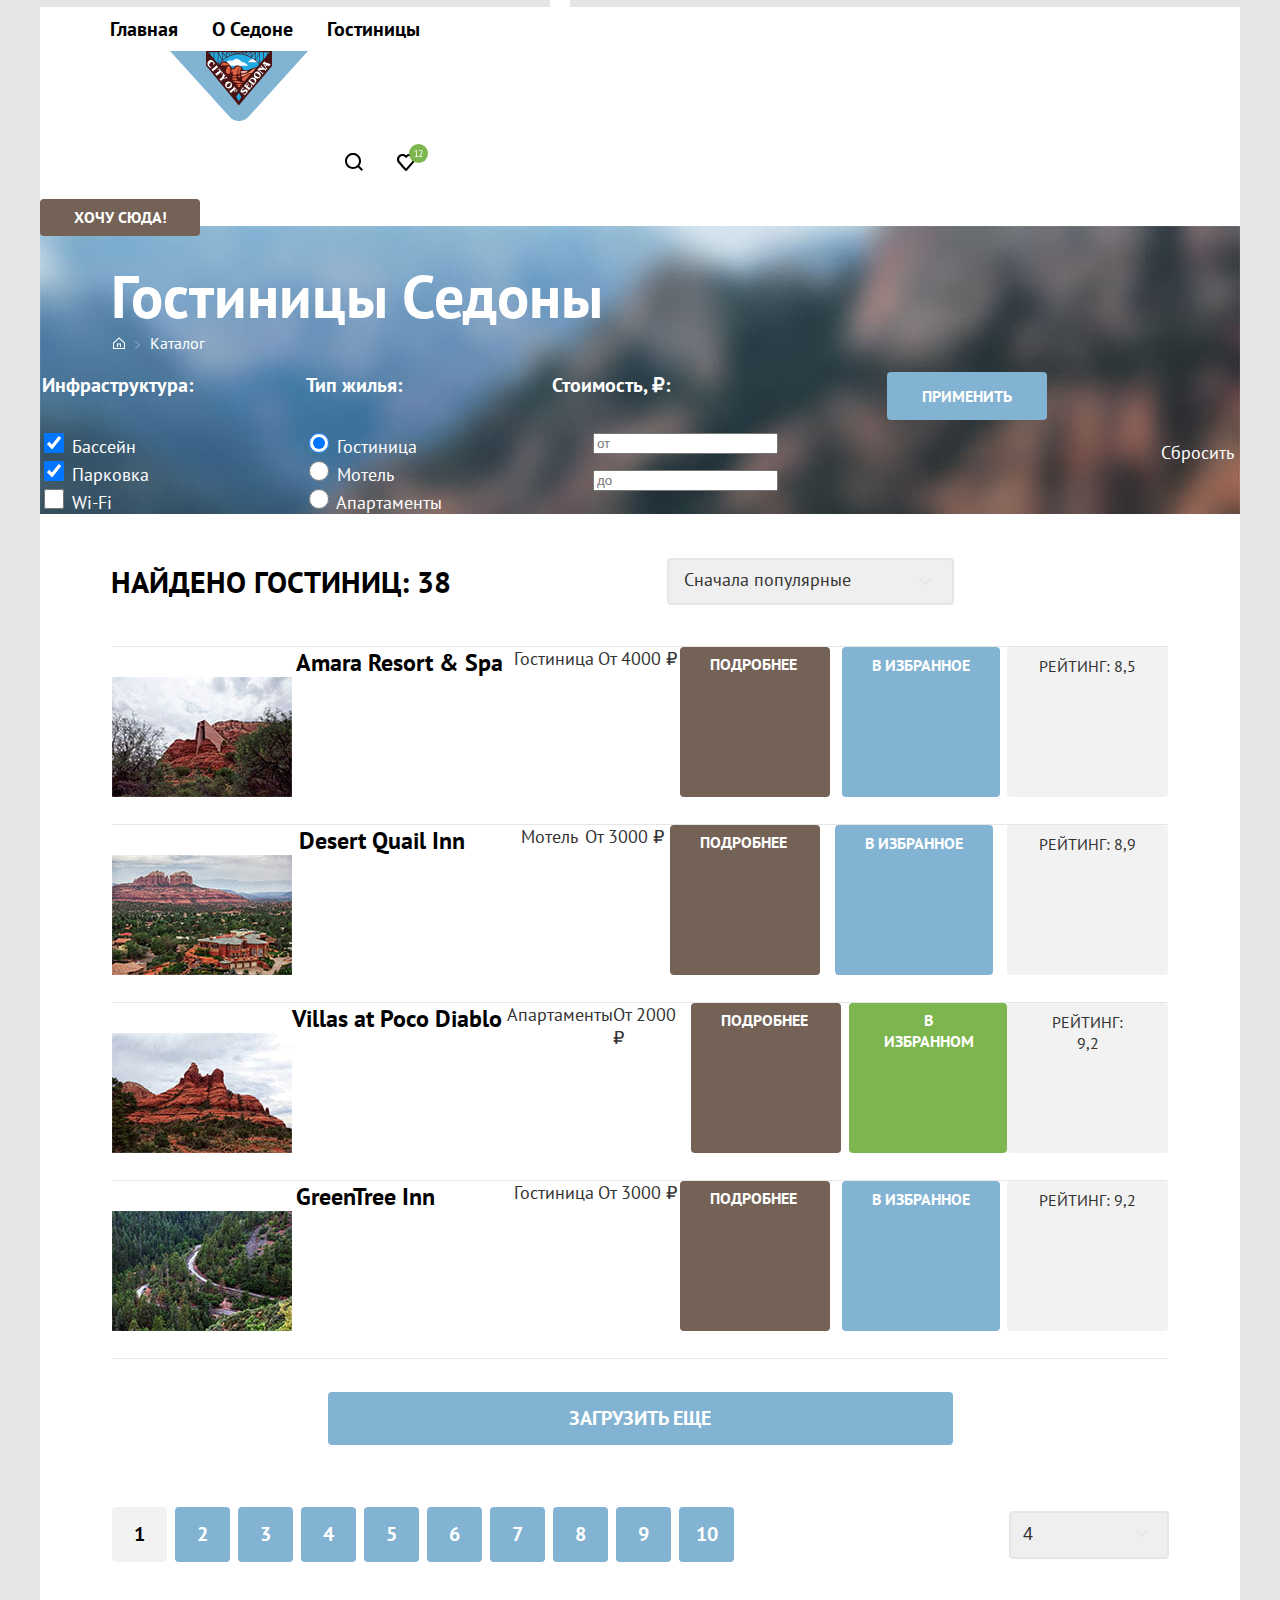
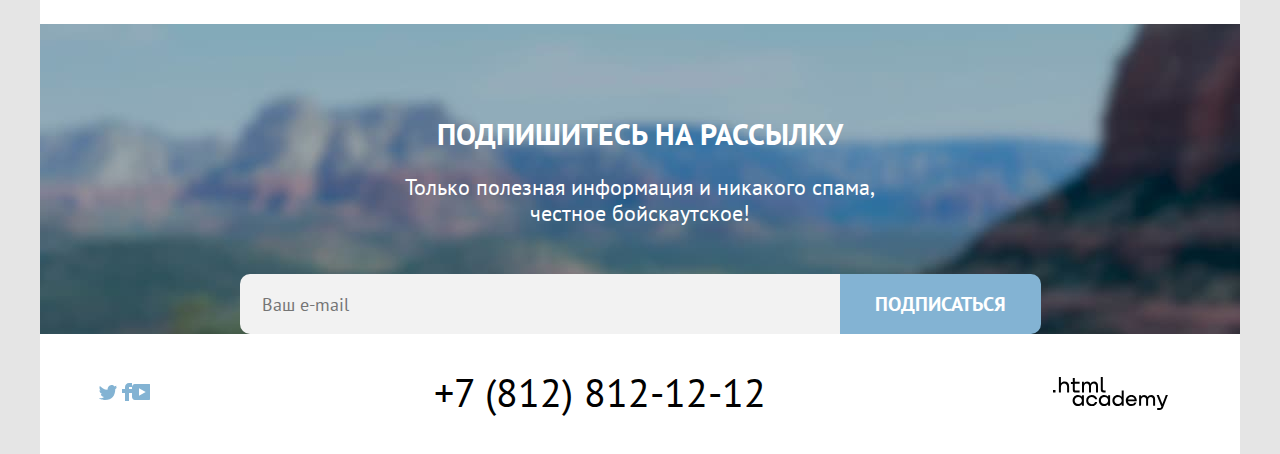
<file: hotels.html>
<!DOCTYPE html>
<html lang="en">

<head>
  <meta charset="UTF-8">
  <meta http-equiv="X-UA-Compatible" content="IE=edge">
  <meta name="viewport" content="width=device-width, initial-scale=1.0">
  <title>HOTELS catalog: Седона</title>
  <link href="css\style.css" rel="stylesheet">
</head>

<body>
  <div class="container">
    <header class="page-header">
      <nav>
        <ul class="navigation-list">
          <li class="navigation-item">
            <a class="navigation-link" href="index.html">Главная</a>
          </li>
          <li class="navigation-item">
            <a class="navigation-link" href="#">О Седоне</a>
          </li>
          <li class="navigation-item">
            <a class="navigation-link" href="hotels.html">Гостиницы</a>
          </li>
        </ul>
        <div class="logo">
          <a href="index.html" class="logo-link">
            <img class="logo-image" src="images\logo-sedona.svg" width="138" height="70.05" alt="Логотип Седона">
          </a>
        </div>
        <ul class="navigation-list navigation-user">
          <li class="navigation-item">
            <a class="navigation-link" href="about.html">
              <span class="visually-hidden">Поиск</span>
              <svg width="18" height="18" fill="none" xmlns="http://www.w3.org/2000/svg">
                <g clip-path="url(#a)">
                  <path
                    d="m18 16.5-3.7-3.7c1-1.3 1.7-3 1.7-4.9 0-4.4-3.6-8-8-8S0 3.6 0 8c0 4.4 3.6 8 8 8 1.8 0 3.5-.6 4.9-1.7l3.7 3.7 1.4-1.5ZM8 14c-3.3 0-6-2.7-6-6s2.7-6 6-6 6 2.7 6 6-2.7 6-6 6Z"
                    fill="#000" />
                </g>
                <defs>
                  <clipPath id="a">
                    <path fill="#fff" d="M0 0h18v18H0z" />
                  </clipPath>
                </defs>
              </svg>
            </a>
          </li>
          <li class="navigation-item">
            <a class="navigation-link" href="about.html">
              <span class="visually-hidden">Избранное</span>
              <svg width="31" height="27" fill="none" xmlns="http://www.w3.org/2000/svg">
                <path
                  d="M8.9 27a.9.9 0 0 1-.8-.4c-5.4-6.1-6.7-7.5-7-7.9A5.4 5.4 0 0 1 5.5 10c1.3 0 2.5.5 3.5 1.3a5.46 5.46 0 0 1 9 4.1c0 1.3-.5 2.5-1.3 3.4l-7 7.9c-.2.2-.4.3-.8.3Zm-6-9.5c.3.4 3.5 4 6.1 6.9l6.2-7c.5-.5.7-1.2.7-2 0-1.8-1.5-3.3-3.3-3.3-1 0-2 .5-2.7 1.3-.3.3-.6.4-.9.4-.3 0-.6-.2-.8-.4-.7-.8-1.7-1.3-2.7-1.3-1.8 0-3.3 1.5-3.3 3.3-.1.9.3 1.6.7 2.1-.1 0-.1 0 0 0Z"
                  fill="#000" />
                <path d="M31 9.5a9.5 9.5 0 1 1-19 0 9.5 9.5 0 0 1 19 0Z" fill="#7DB54F" />
                <path
                  d="M17.63 12.26h1.4V7.42l.1-.59-.4.47-1.1.79-.38-.51 2.2-1.7h.36v6.38h1.37V13h-3.55v-.74Zm7.83-4.67c0 .35-.07.72-.2 1.09a10.88 10.88 0 0 1-1.21 2.21c-.26.35-.52.69-.78 1.01l-.49.43v.04l.64-.11h2.18V13h-3.98v-.29a33.15 33.15 0 0 0 1.17-1.32 15.09 15.09 0 0 0 1.25-1.83c.18-.32.32-.64.43-.95.1-.31.16-.61.16-.89 0-.33-.1-.6-.28-.81-.19-.22-.47-.33-.85-.33-.25 0-.5.05-.74.16-.24.1-.45.22-.62.35l-.33-.57c.23-.2.51-.36.83-.47.32-.11.66-.17 1.03-.17.29 0 .54.04.76.13a1.5 1.5 0 0 1 .91.9c.08.2.12.43.12.68Z"
                  fill="#fff" />
              </svg>
            </a>
          </li>
        </ul>
        <button class="navigation-button" type="button">Хочу сюда!</button>
      </nav>
    </header>
    <main class="main-hotels">
      <section class="filter">
        <h1 class="filter-title">Гостиницы Седоны</h1>
        <ul class="menu-catalog">
          <li class="menu-catalog-item">
            <a class="menu-catalog-link" href="index.html">
              <img src="images\icons\index-page-icon.svg" alt="Ссылка на главную страницу">
            </a>
          </li>
          <li class="menu-catalog-item">
            <a class="menu-catalog-link" href="#">
              <img src="images\icons\nav-link-arrow.svg" alt="Ссылка на предыдущую страницу">
            </a>
          </li>
          <li class="menu-catalog-item">
            <a class="menu-catalog-link" href="hotels.html">Каталог</a>
          </li>
        </ul>
        <form class="catalog-filter" action="https://echo.htmlacademy.ru/" method="get">
          <fieldset class="catalog-filter-group">
            <legend class="catalog-filter-title">Инфраструктура:</legend>

            <input class="catalog-filter-checkbox" type="checkbox" id="pool" name="infrastructure" checked>
            <label class="catalog-filter-item" for="pool">Бассейн</label><br />

            <input class="catalog-filter-checkbox" type="checkbox" id="parking" name="infrastructure" checked>
            <label class="catalog-filter-item" for="parking">Парковка</label><br />

            <input class="catalog-filter-checkbox" type="checkbox" id="wifi" name="infrastructure">
            <label class="catalog-filter-item" for="wifi">Wi-Fi</label>
          </fieldset>
          <fieldset class="catalog-filter-group">
            <legend class="catalog-filter-title">Тип жилья:</legend>
            <!-- Допустимо ли такое name у input? -->
            <input class="catalog-filter-radio" type="radio" id="hotel" name="type-of-housing" checked>
            <label class="catalog-filter-item" for="hotel">Гостиница</label><br />

            <input class="catalog-filter-radio" type="radio" id="motel" name="typeofhousing">
            <label class="catalog-filter-item" for="motel">Мотель</label><br />

            <input class="catalog-filter-radio" type="radio" id="apartments" name="typeofhousing">
            <label class="catalog-filter-item" for="apartments">Апартаменты</label>
          </fieldset>
          <fieldset class="catalog-filter-group">
            <legend class="catalog-filter-title">Стоимость, ₽:</legend>
            <button class="range-toggle toggle-min" type="button">
              <span class="visually-hidden">Изменить минимальную цену.</span>
            </button>
            <button class="range-toggle toggle-max" type="button">
              <span class="visually-hidden">Изменить максимальную цену.</span>
            </button>

            <label class="catalog-filter-label">
              <input class="catalog-filter-input" type="number" name="min-price" placeholder="от">
            </label>

            <label class="catalog-filter-label">
              <input class="catalog-filter-input" type="number" name="max-price" placeholder="до">
            </label>

          </fieldset>
          <button class="button-show" type="submit">Применить</button>
          <button class="button-cancel" type="reset">Сбросить</button>
        </form>
      </section>
      <section class="sorting">
        <h2 class="sorting-title">Найдено гостиниц: 38</h2>
        <form class="sorting-type">
          <label class="visually-hidden" for="sorting">Сортировка</label>
          <select class="select-control" id="sorting" name="sorting">
            <option value="popular">Сначала популярные</option>
            <option value="cheap">Сначала дешёве</option>
            <option value="expensive">Сначала дорогие</option>
          </select>
        </form>
        <a href="#" class="button">
          <span class="visually-hidden">Показать карточки</span>
        </a>
        <a href="#" class="button button-light">
          <span class="visually-hidden">Крупные значки</span>
        </a>
        <a href="#" class="button button-light">
          <span class="visually-hidden">Показать список</span>
        </a>
      </section>
      <section class="catalog">
        <ul class="catalog-list">
          <li class="catalog-card">
            <a class="catalog-card-link" href="product.html">
              <img class="catalog-card-image amara" src="images\hotels\amara.jpg" width="180" height="120"
                alt="Гостиница Amara Resort & Spa">
            </a>
            <h3 class="catalog-card-title">Amara Resort & Spa</h3>
            <span class="catalog-card-parametr catalog-card-type">Гостиница</span>
            <span class="catalog-card-parametr catalog-card-price">От 4000 ₽</span>
            <a href="#" class="catalog-card-details button-details">подробнее</a>
            <a href="#" class="catalog-card-details button-favorites">В избранное</a>
            <div class="stars"></div>
            <span class="catalog-card-rating">Рейтинг: 8,5</span>
          </li>
          <li class="catalog-card">
            <a class="catalog-card-link" href="product.html">
              <img class="catalog-card-image desert" src="images\hotels\desert-quail.jpg" width="180" height="120"
                alt="Мотель Desert Quail Inn">
            </a>
            <h3 class="catalog-card-title">Desert Quail Inn</h3>
            <span class="catalog-card-parametr catalog-card-type">Мотель</span>
            <span class="catalog-card-parametr catalog-card-price">От 3000 ₽</span>
            <a href="#" class="catalog-card-details button-details">подробнее</a>
            <a href="#" class="catalog-card-details button-favorites">В избранное</a>
            <div class="stars"></div>
            <span class="catalog-card-rating">Рейтинг: 8,9</span>
          </li>
          <li class="catalog-card">
            <a class="catalog-card-link" href="product.html">
              <img class="catalog-card-image diablo" src="images\hotels\villas-at-poco.jpg" width="180" height="120"
                alt="Апартаменты Villas at Poco Diablo">
            </a>
            <h3 class="catalog-card-title">Villas at Poco Diablo</h3>
            <span class="catalog-card-parametr catalog-card-type">Апартаменты</span>
            <span class="catalog-card-parametr catalog-card-price">От 2000 ₽</span>
            <a href="#" class="catalog-card-details button-details">подробнее</a>
            <a href="#" class="catalog-card-details button-favorites button-favorites-checked">В избранном</a>
            <div class="stars"></div>
            <span class="catalog-card-rating">Рейтинг: 9,2</span>
          </li>
          <li class="catalog-card">
            <a class="catalog-card-link" href="product.html">
              <img class="catalog-card-image greentree" src="images\hotels\greentree.jpg" width="180" height="120"
                alt="Гостиница GreenTree Inn">
            </a>
            <h3 class="catalog-card-title">GreenTree Inn</h3>
            <span class="catalog-card-parametr catalog-card-type">Гостиница</span>
            <span class="catalog-card-parametr catalog-card-price">От 3000 ₽</span>
            <a href="#" class="catalog-card-details button-details">подробнее</a>
            <a href="#" class="catalog-card-details button-favorites">В избранное</a>
            <div class="stars"></div>
            <span class="catalog-card-rating">Рейтинг: 9,2</span>
          </li>
        </ul>
        <button class="button button-show-more" type="button">Загрузить еще</button>
      </section>
      <section class="pagination">
        <ul class="pagination">
          <li class="pagination-item">
            <a class="pagination-link pagination-current">1</a>
          </li>
          <li class="pagination-item">
            <a class="pagination-link" href="#">2</a>
          </li>
          <li class="pagination-item">
            <a class="pagination-link" href="#">3</a>
          </li>
          <li class="pagination-item">
            <a class="pagination-link" href="#">4</a>
          </li>
          <li class="pagination-item">
            <a class="pagination-link clip" href="#">5</a>
          </li>
          <li class="pagination-item">
            <a class="pagination-link clip" href="#">6</a>
          </li>
          <li class="pagination-item">
            <a class="pagination-link clip" href="#">7</a>
          </li>
          <li class="pagination-item">
            <a class="pagination-link clip" href="#">8</a>
          </li>
          <li class="pagination-item">
            <a class="pagination-link clip" href="#">9</a>
          </li>
          <li class="pagination-item">
            <a class="pagination-link" href="#">10</a>
          </li>
        </ul>
        <div class="result">
          <span class="result-title"></span>
          <form class="result-type">
            <label class="visually-hidden" for="amount">Колличество гостиниц на странице</label>
            <select class="result-select-control" id="amount" name="amount">
              <option value="1">1</option>
              <option value="2">2</option>
              <option value="3">3</option>
              <option value="4" selected>4</option>
              <option value="5">5</option>
              <option value="6">6</option>
              <option value="7">7</option>
              <option value="8">8</option>
              <option value="9">9</option>
              <option value="10">10</option>
            </select>
          </form>
        </div>
      </section>
      <section class="subscription subscription-background">
        <h2 class="subscription-caption">Подпишитесь на рассылку</h2>
        <p class="subscription-description">Только полезная информация и никакого спама,<br>честное бойскаутское!</p>
        <form class="subscription-form" action="#" method="post">
          <label class="visually-hidden" for="subscription-email">Email</label>
          <input class="field" placeholder="Ваш e-mail" type="email" name="subscription-email" id="subscription-email"
            required>
          <button class="button newsletter-button" type="submit">Подписаться</button>
        </form>
      </section>
    </main>
    <footer class="page-footer">
      <section class="footer-social">
        <ul class="footer-social-list">
          <li class="footer-social-item">
            <a class="button" href="#">
              <span class="visually-hidden">Твиттер</span>
              <svg width="18" height="15" fill="none" xmlns="http://www.w3.org/2000/svg">
                <g clip-path="url(#a)">
                  <path
                    d="M11.6.2c1.8-.5 3.2.3 3.8 1.2.7-.2 1.4-.5 2.1-.7 0 .9-.6 1.5-.9 1.8.7.1 1.4-.6 1.4-.6-.2 1-1.1 1.8-1.7 2C16.1 10.7 13 15.1 5.7 15h-.5c-.4 0-4.4-.5-5.2-1.9 2.4.2 4.1-.4 5-1.2-1-.3-2.9-.4-3.2-2.9.4.1.6.2 1.3.1C1.8 8.3.4 7.5.5 5.3c.3.3 1.1.5 1.4.5C1.1 5.6-.2 2.5.9.9c1.9 1.9 4 3.6 7.6 3.8C8.7 2.3 9.7.8 11.6.2Z"
                    fill="#83B3D3" />
                </g>
                <defs>
                  <clipPath id="a">
                    <path fill="#fff" d="M0 0h18v15H0z" />
                  </clipPath>
                </defs>
              </svg>
            </a>
          </li>
          <li class="footer-social-item">
            <a class="button" href="#">
              <span class="visually-hidden">Фейсбук</span>
              <svg width="10" height="18" fill="none" xmlns="http://www.w3.org/2000/svg">
                <path d="M7 0C4.8 0 3 1.8 3 4v2H0v4h3v8h4v-8h3V6H7V4h3V0H7Z" fill="#83B3D3" />
              </svg>
            </a>
          </li>
          <li class="footer-social-item">
            <a class="button" href="#">
              <span class="visually-hidden">Ютуб</span>
              <svg width="20" height="16" fill="none" xmlns="http://www.w3.org/2000/svg">
                <g clip-path="url(#a)">
                  <path
                    d="M17 0H2.9C1.2 0 0 1.5 0 3.2v9.5C0 14.5 1.2 16 2.9 16h14.3c1.5 0 2.9-1.5 2.9-3.2V3.2C19.9 1.5 18.7 0 17 0ZM7 11.8V4.2L13.7 8 7 11.8Z"
                    fill="#83B3D3" />
                </g>
                <defs>
                  <clipPath id="a">
                    <path fill="#fff" d="M0 0h20v16H0z" />
                  </clipPath>
                </defs>
              </svg>
            </a>
          </li>
        </ul>
        <a href="tel:+78128121212" class="footer-tel">+7 (812) 812-12-12</a>
        <div class="footer-logo">
          <h2 class="visually-hidden">html Academy</h2>
          <a href="#" class="footer-logo-link">
            <svg width="115" height="34" fill="none" xmlns="http://www.w3.org/2000/svg">
              <path
                d="M0 12.9v2.6h2.5v-2.6H0ZM11.6 4.5c-1.6 0-2.8.7-3.6 1.7h-.1V0h-2v15.5h2v-5.3c0-2.1 1.3-3.6 3.3-3.6 1.8 0 2.9 1.4 2.9 3.2v5.7h2V9.4c.1-3-1.8-4.9-4.5-4.9ZM26.6 4.8h-4.8V1.1h-2v3.8h-1.9v2h1.9v6c0 1.7 1 2.7 2.7 2.7h4.1v-2h-3.7c-.7 0-1.1-.4-1.1-1.1V6.8h4.8v-2ZM41.1 4.6c-1.6 0-2.9.8-3.5 2.1h-.1c-.6-1.2-1.8-2.1-3.4-2.1-1.4 0-2.5.8-3.1 1.8h-.1V4.8H29v10.6h2V10c0-2 1-3.5 2.6-3.5 1.5 0 2.4 1 2.4 2.6v6.3h2V9.8c0-2.4 1.4-3.3 2.6-3.3 1.5 0 2.4 1 2.4 2.6v6.3h2V8.9c.1-2.5-1.4-4.3-3.9-4.3ZM47.8 12.7c0 1.7 1 2.7 2.8 2.7h2v-2h-1.7c-.7 0-1.1-.4-1.1-1.1V0h-2v12.7ZM28.9 19.7c-.9-1.1-2.2-1.8-3.9-1.8-3.1 0-5.4 2.3-5.4 5.6s2.3 5.6 5.4 5.6c1.8 0 3-.8 3.8-1.9h.1v1.6h2V18.2h-2v1.5Zm-3.6 7.4c-2.2 0-3.6-1.6-3.6-3.6s1.4-3.6 3.6-3.6 3.6 1.6 3.6 3.6c0 1.9-1.4 3.6-3.6 3.6ZM44.2 22c-.5-2.4-2.6-4.1-5.4-4.1a5.4 5.4 0 0 0-5.6 5.6c0 3.1 2.2 5.6 5.6 5.6 2.8 0 4.9-1.8 5.4-4.2h-2.1a3.4 3.4 0 0 1-3.3 2.3c-2.2 0-3.6-1.6-3.6-3.6s1.4-3.6 3.6-3.6c1.6 0 2.8 1 3.3 2.2h2.1V22ZM55.1 19.7c-.9-1.1-2.2-1.8-3.9-1.8-3.1 0-5.4 2.3-5.4 5.6s2.3 5.6 5.4 5.6c1.8 0 3-.8 3.8-1.9h.1v1.6h2V18.2h-2v1.5Zm-3.6 7.4c-2.2 0-3.6-1.6-3.6-3.6s1.4-3.6 3.6-3.6 3.6 1.6 3.6 3.6c0 1.9-1.5 3.6-3.6 3.6ZM68.7 19.8c-.9-1.1-2.2-1.9-3.9-1.9-3.1 0-5.4 2.3-5.4 5.6s2.2 5.6 5.4 5.6c1.7 0 3-.8 3.8-1.8h.1v1.5h2V13.4h-2v6.4Zm-3.6 7.3c-2.2 0-3.6-1.6-3.6-3.6s1.4-3.6 3.6-3.6 3.6 1.6 3.6 3.6c-.1 2-1.5 3.6-3.6 3.6ZM78.3 17.9c-3.3 0-5.5 2.5-5.5 5.6 0 3 2.1 5.6 5.5 5.6 2.5 0 4.5-1.3 5.2-3.6h-2.1c-.5 1-1.6 1.6-3 1.6-1.9 0-3.3-1.3-3.4-2.9h8.8c.2-3.6-2-6.3-5.5-6.3Zm0 1.9c1.7 0 3 1 3.3 2.6h-6.5c.3-1.5 1.5-2.6 3.2-2.6ZM98.2 17.9c-1.6 0-2.9.8-3.6 2h-.1c-.6-1.2-1.8-2-3.4-2-1.4 0-2.5.7-3.1 1.8v-1.5h-1.9v10.6h2v-5.4c0-2 1-3.4 2.6-3.5 1.5 0 2.4 1 2.4 2.6v6.3h2v-5.6c0-2.4 1.4-3.3 2.6-3.3 1.5 0 2.4 1 2.4 2.6v6.3h2v-6.5c.1-2.6-1.4-4.4-3.9-4.4ZM109.4 27l-3.6-8.9h-2.2l4.8 11.6c-.3.9-.7 1.2-1.7 1.2h-2.5v2h2.5c1.8 0 2.8-.8 3.5-2.6l4.7-12.2h-2.1l-3.4 8.9Z"
                fill="#000" />
            </svg>
          </a>
        </div>
      </section>
    </footer>
  </div>
</body>

</html>
</file>
<file: css/style.css>
@font-face {
  font-family: "PT Sans";
  font-style: normal;
  font-weight: 400;
  src: url("/fonts/ptsans-400.woff2") format("woff2");
  font-display: swap;
}

@font-face {
  font-family: "PT Sans";
  font-style: normal;
  font-weight: 700;
  src: url("/fonts/ptsans-700.woff2") format("woff2");
  font-display: swap;
}

body {
  margin: 0;
  font-family: 'PT Sans', sans-serif;
  font-size: 18px;
  line-height: 21px;
  background-color: #E5E5E5;
  color: #333333;
}

.container {
  max-width: 1200px;
  margin: auto;
}

.visually-hidden {
  display: none;
}

.page-header {
  color: #000000;
  background-color: #FFFFFF;
}

.navigation {
  display: flex;
  flex-wrap: wrap;
  width: 1200px;
  position: relative;
}

.navigation-list {
  max-width: 400px;
  display: flex;
  flex-grow: 1;
  flex-wrap: wrap;
  margin: 0;
  margin-top: 7px;
  padding: 0;
}

.navigation-icon-wrapper {
  display: flex;
  max-width: 400px;
  flex-grow: 1;

}

.navigation-user {
  display: flex;
  justify-content: flex-end;
  margin-top: 10px;
  margin-right: 19px;
  align-items: baseline;
  padding-left: 0;
}

.navigation-item {
  margin-left: 10px;
  list-style-type: none;
}

.navigation-item:first-child {
  margin-left: 58px;
}

.navigation-item-user {
  list-style-type: none;
}

.navigation-link {
  position: relative;
  display: block;
  padding: 6px 9px;
  font-size: 20px;
  line-height: 26px;
  font-weight: 700;
  color: #000000;
  background-color: #FFFFFF;
  text-align: center;
  text-decoration: none;
  border: 3px solid transparent;
}

.active::after {
  position: absolute;
  content: "";
  top: 139%;
  display: block;
  width: calc(100% - 17px);
  height: 2px;
  background-color: #756257;
}

.navigation-link:hover {
  color: #756257;
}

.navigation-link:hover .navigation-icon-param {
  fill: #756257;
}

.navigation-link:focus {
  border: 3px solid #83B3D3;
  box-sizing: border-box;
  border-radius: 10px;
}

.navigation-link:active {
  color: #756257;
  opacity: 0.3;
}

.counter {
  position: relative;
}

.counter::after {
  position: absolute;
  top: 0;
  right: -2px;
  content: "12";
  font-size: 10px;
  line-height: 13px;
  text-align: center;
  color: #FFFFFF;
  background-color: #7DB54F;
  background-size: 19px;
  border-radius: 50%;
  padding: 3px;  
}

.logo {
  max-width: 400px;
  flex-grow: 1;
  margin-left: 130px;
}

.logo-link {
  position: relative;
  z-index: 1;
}

.navigation-button {
  margin-right: 73px;
  margin-top: 13px;
  width: 160px;
  height: 37px;
  font-family: 'PT Sans', sans-serif;
  font-weight: 700;
  font-size: 16px;
  line-height: 21px;
  text-align: center;
  text-transform: uppercase;
  background-color: #756257;
  border: none;
  border-radius: 4px;
  color:#FFFFFF;
}

.navigation-button:hover {
  background-color: #615048;
}

.navigation-button:focus {
  background-color: #615048;
  outline: 3px solid #83B3D3;
}

.navigation-button:active {
  color: rgba(255, 255, 255, 0.3);
}

/*Избранное*/
.favorite-window {
  visibility: hidden;
  width: 400px;
  min-height: 232px;
  position: absolute;
  top: 59px;
  right: 103px;
  z-index: 2;
  box-sizing: border-box;
  font-family: 'PT Sans', sans-serif;
  display: flex;
  flex-direction: column;
  border: none;
  box-sizing: border-box;
  box-shadow: 0px 25px 50px rgba(0, 0, 0, 0.15);
  border-radius: 20px;
  background: #FFFFFF;
}

.favorite-window-list {
  margin: 0;
  padding: 0;
  display: flex;
  flex-direction: column;
}

.favorite-window-item {
  display: flex;
  justify-content: space-between;
  margin-top: 14px;
  margin-right: 15px;
  margin-left: 15px;
  align-items: center;
  list-style-type: none;
}

.favorite-window-item:last-child {
  margin-top: 0;
  margin-bottom: 11px;
}

.favorite-window-wrapper {
  display: flex;
  padding-top: 12px;
  padding-right: 10px;
  padding-bottom: 14px;
  padding-left: 10px;
}

.favorite-window-wrapper:hover {
  opacity: 0.6;
}

.favorite-window-wrapper:focus {
  outline: 3px solid #83B3D3;
  box-sizing: border-box;
  border-radius: 10px;
}

.favorite-window-wrapper:active {
  opacity: 0.3;
}

.favorite-window-image {
  border-radius: 50%;
}

.favorite-window-description {
  margin-left: 17px;
}

.favorite-window-title {
  margin: 0;
  padding: 0;
  padding-top: 2px;
  font-family: 'PT Sans', sans-serif;
  font-weight: 700;
  font-size: 18px;
  color: #000000;
}

.favorite-window-type {
  font-family: 'PT Sans', sans-serif;
  font-weight: normal;
  font-size: 16px;
  color: #333333;
}

.delete-icon {
  padding: 10px;
  opacity: 0.2;
}

.favorite-window-delete {
  margin-left: 25px;
  margin-bottom: 15px;
}

.delete-icon:hover {
  fill: #000000;
  opacity: 1;
}

.favorite-window-delete:focus {
  outline: 3px solid #83B3D3;
  box-sizing: border-box;
  border-radius: 10px;
}

.favorite-window-delete:active {
  opacity: 0.3;
}

.favorite-window-button {
  font-family: 'PT Sans', sans-serif;
  font-weight: 700;
  font-size: 16px;
  line-height: 21px;
  text-align: center;
  text-transform: uppercase;
  padding-top: 20px;
  padding-bottom: 20px;
  background-color: #756257;
  border: none;
  border-radius: 0px 0px 20px 20px;
  color: #FFFFFF;
  text-decoration: none;
}

.favorite-window-button:hover {
  background-color: #615048;
}

.favorite-window-button:focus {
  outline: 3px solid #83B3D3;
}

.favorite-window-button:active {
  color:rgba(255, 255, 255, 0.3);
}

/*main*/


.main-index {
  margin-top: -10px;
  color: #000000;
  background-color: #FFFFFF;
}

.index-promo {
  position: relative;
  background-color: #e0957e;
  background-image: url(../images/index-background.jpg),
  url(../images/divider.svg);
  width: 1200px;
  height: 485px;
  text-align: center;
  background-size: 100% auto;
  background-repeat: no-repeat;
}

.index-promo-image {
  display: block;
  margin: auto;
  padding-top: 51px
}

.index-promo::after {
  content: "";
  position: absolute;
  bottom: 0;
  left: 0;
  background-image: url(../images/divider.svg);
  width: 100%;
  height: 57px;
}

.description {
  padding-top: 60px;
  padding-bottom: 79px;
  text-align: center;
  background: #FFFFFF;
}

.description-container {
  max-width: 720px;
  line-height: 36px;
  margin-left: 240px;
}

.description-title {
  margin: 0;
  margin-bottom: 34px;
  font-weight: 700;
  font-size: 30px;
  line-height: 36px;
  text-align: center;
  text-transform: uppercase;
}

.description-text {
  font-weight: 400;
  font-size: 22px;
  line-height: 36px;
  text-align: center;
  color: #333333;
}

.advantages {
  font-weight: 400;
  font-size: 18px;
  line-height: 21px;
  text-align: center;
}

.advantages-list {
  display: flex;
  justify-content: space-between;
  flex-wrap: wrap;
  margin: 0;
  padding: 0;
  list-style-type: none;
}

.advantages-item {
  margin: 0;
  padding: 0;
  width: 400px;
  height: 384px;
}

.advantages-item-city,
.advantages-item-bridge {
  font-weight: 400;
  font-size: 18px;
  line-height: 21px;
  text-align: center;
  color: #FFFFFF;
  background-color: #83B3D3;
  
}

.advantages-item-housing,
.advantages-item-gifts,
.advantages-item-road {
  font-weight: 400;
  font-size: 18px;
  line-height: 21px;
  text-align: center;
  color: #333333;
  background-color: rgba(131, 179, 211, 0.12);
}

.advantages-item-food,
.advantages-item-area,
.advantages-item-few {
  font-weight: 400;
  font-size: 18px;
  line-height: 21px;
  text-align: center;
  color: #333333;
  background-color: #FFFFFF;
}

.advantages-item-title {
  margin: 0;
  padding: 0;
  padding-top: 96px;
  padding-bottom: 30px;
  font-weight: 700;
  font-size: 24px;
  line-height: 28px;
  text-transform: uppercase;
}

.item-title-housing,
.item-title-food,
.item-title-gifts {
  margin: 0;
  margin-top: 19px;
  margin-bottom: 19px;
  font-weight: 700;
  font-size: 24px;
  line-height: 28px;
  text-align: center;
  color: #000;
  text-transform: uppercase;
}

.advantages-item-description {
  margin: auto;
  margin-top: 30px;
  max-width: 216px;
  margin-left: 91px;
  font-weight: 400;
  font-size: 18px;
  line-height: 21px;
  text-align: center;
  color: #FFFFFF;
}

.housing-description,
.food-description,
.gifts-description {
  margin: auto;
  max-width: 250px;
  font-weight: 400;
  font-size: 18px;
  line-height: 21px;
  text-align: center;
  color: #333333;
}

.housing-description {
  width: 172px;
  padding-right: 3px;
}

.food-description {
  padding-top: 2px;
}

.gifts-description {
  padding-right: 3px;
  padding-top: 1px;
}

.advantages-item-icon {
  margin-top: 89px;
}

.gift-image {
  margin-top: 85px;
}

.advantages-item-image {
  display: block;
}

.advantages-title-bridge {
  margin: 0;
  padding-top: 95px;
  padding-right: 2px;
  padding-bottom: 30px;
  font-weight: 700;
  font-size: 24px;
  line-height: 28px;
  text-align: center;
  text-transform: uppercase;
  color: #FFFFFF;
}

.advantages-title-area,
.advantages-title-road,
.advantages-title-few {
  margin: 0;
  padding-top: 96px;
  padding-bottom: 29px;
  font-weight: 700;
  font-size: 24px;
  line-height: 28px;
  text-align: center;
  text-transform: uppercase;
  color: #000000;
}

.advantages-description {
  margin: 0;
  margin-top: 29px;
}

.area-text-wrap {
  display: block;
  margin-left: 12px;
  font-family: 'PT Sans', sans-serif;
  font-style: normal;
  font-weight: 400;
  font-size: 18px;
  line-height: 21px;
  text-align: center;
  color: #333333;
}

.search {
  padding-top: 88px;
  max-height: 417px;
  text-align: center;
  background-color: #FFFFFF;
}

.search-caption {
  margin: 0;
  font-weight: 700;
  font-size: 30px;
  line-height: 36px;
  text-align: center;
  text-transform: uppercase;
  color: #000000;
}

.search-description {
  margin: 0;
  margin-top: 28px;
  font-weight: 400;
  font-size: 22px;
  line-height: 26px;
  text-align: center;
  color: #333333;
}

.search-text-wrap {
  margin-right: 18px;
  font-weight: 400;
  font-size: 22px;
  line-height: 26px;
  text-align: center;
  color: #333333;
}

.search-button {
  margin-top: 59px;
  margin-bottom: 90px;
  padding-top: 13px;
  padding-left: 149px;
  padding-right: 150px;
  padding-bottom: 12px;
  background-color: #756257;
  border: none;
  border-radius: 10px;
  font-family: 'PT Sans', sans-serif;
  font-weight: 700;
  font-size: 20px;
  line-height: 36px;
  text-align: center;
  text-transform: uppercase;
  color: #FFFFFF;
}

.search-button:hover {
  background-color: #615048;
}

.search-button:focus {
  background: #615048;
  outline: 3px solid #83B3D3;
  box-sizing: border-box;
}

.search-button:active {
  color: rgba(255, 255, 255, 0.3);
}

.subscription {
  background-color: #807676;
  background-image: url(../images/subscription-background.jpg);
  width: 1200px;
  font-weight: 400;
  font-size: 22px;
  line-height: 26px;
  text-align: center;
  color: #FFFFFF;
}

.subscription-index {
  padding-bottom: 94px;
}

.subscription-catalog {
  padding-bottom: 138px;
  background-image: none;
  background-repeat: round;
  width: 1200px;
  font-weight: 400;
  font-size: 22px;
  line-height: 26px;
  text-align: center;
  color: #FFFFFF;
  background-color: #FFF;
}

.subscription-caption {
  margin: 0;
  padding: 0;
  padding-top: 92px;
  font-family: 'PT Sans', sans-serif;
  font-style: normal;
  font-weight: bold;
  font-size: 30px;
  line-height: 36px;
  text-align: center;
  text-transform: uppercase;
  color: #FFFFFF;
}

.subscription-caption-catalog {
  margin: 0;
  padding-top: 24px;
  font-family: 'PT Sans', sans-serif;
  font-style: normal;
  font-weight: bold;
  font-size: 30px;
  line-height: 36px;
  text-align: center;
  text-transform: uppercase;
  color: #000000;
}

.subscription-description-index {
  margin: 0;
  margin-top: 29px;
  font-family: 'PT Sans',
  sans-serif;
  font-style: normal;
  font-weight: 400;
  font-size: 22px;
  line-height: 26px;
  text-align: center;
  color: #FFFFFF;
}

.subscription-description-catalog {
  margin: 0;
  margin-top: 29px;
  font-family: 'PT Sans', sans-serif;
  font-style: normal;
  font-weight: 400;
  font-size: 22px;
  line-height: 26px;
  text-align: center;
  color: #333333;
}

.subscription-form {
  display: flex;
  justify-content: center;
  margin-top: 48px;
}

.field {
  box-sizing: border-box;
  width: 600px;
  height: 60px;
  padding-left: 22px;
  background-color: #F2F2F2;
  border: none;
  border-radius: 10px 0px 0px 10px;
  border-right: 0;
  font-family: 'PT Sans', sans-serif;
  font-weight: 400;
  font-size: 18px;
  line-height: 26px;
  color: #000000;
  
}

.field:hover {
  background-color: #E6E6E6;
}

.field:focus {
  background-color: #E6E6E6;
  border: 3px solid #83B3D3;
}

.field:active {
  background-color: #FFFFFF;
  outline: 2px solid #000000;
  box-sizing: border-box;
}

.field:optional:valid {
  outline: 2px solid transparent;
}

.newsletter-button {
  height: 60px;
  background-color: #83B3D3;
  padding-left: 35px;
  padding-right: 35px;
  border: none;
  border-radius: 0px 10px 10px 0px;
  border-left: 0;
  font-family: 'PT Sans', sans-serif;
  font-weight: 700;
  font-size: 20px;
  line-height: 26px;
  text-align: center;
  text-transform: uppercase;
  color: #FFFFFF;
}

.blue-button:hover {
  background-color: #68A2CA;
}

.blue-button:focus {
  background-color: #68A2CA;
  outline: 3px solid #756257;
}

.blue-button:active {
  color: rgba(255, 255, 255, 0.3);
  background-color: #68A2CA;
  border: none;
}

.page-footer {
  background-color: #FFFFFF;
}

.footer-social {
  display: flex;
  justify-content: space-between;
  padding-top: 40px;
  padding-bottom: 21px;
}

.footer-social-list {
  display: flex;
  align-items: flex-start;
  margin: 0;
}

.footer-social-item {
  margin-top: 9px;
  margin-left: 19px;
  text-align: left;
  list-style-type: none;
  text-decoration: none;
}

.footer-social-item:not(:first-child) {
  margin-left: 5px;
}

.footer-social-item:nth-child(3) {
  margin-left: 0;
}

.social-button {
  padding: 11px 12px;
}

.footer-social-icon:hover {
  fill: #68A2CA;
}

.social-button:focus {
  fill: #68A2CA;
  outline: 3px solid #83B3D3;
  box-sizing: border-box;
  border-radius: 10px;
}

.social-button:active {
  opacity: 0.3;
}

.footer-tel {
  display: block;
  margin-left: 17px;
  margin-top: -17px;
  padding: 15px;
  text-decoration: none;
  font-weight: 400;
  font-size: 40px;
  line-height: 40px;
  text-align: center;
  text-transform: uppercase;
  color: #000000;
}

.footer-tel:hover {
  color: #756257;
}

.footer-tel:focus {
  outline: 3px solid #83B3D3;
  box-sizing: border-box;
  border-radius: 10px;
  color: #756257;
}

.footer-tel:active {
  color: #756257;
  opacity: 0.3;
}

.footer-logo {
  margin-top: -15px;
  margin-right: 50px;
}

.footer-logo-link {
  display: block;
  padding: 18px 22px;
}

.logo-link-param:hover {
  fill: #756257;
}

.footer-logo-link:focus {
  outline: 3px solid #83B3D3;
  box-sizing: border-box;
  border-radius: 10px;
  fill: #756257;
}

.footer-logo-link:active {
  opacity: 0.3;
}

/* Начало стилей страницы каталога */

.main-hotels {
  margin-top: -10px;
  background-color: #FFF;
}

.filter {
  background-color: #807676;
  background-image: url(../images/catalog-background.jpg);
  max-width: 1200px;
  max-height: 408px;
  font-weight: 400;
  font-size: 18px;
  line-height: 23px;
  color: #FFFFFF;
}

.filter-title {
  margin: 0;
  padding-top: 31px;
  padding-left: 71px;
  font-weight: 700;
  font-size: 60px;
  line-height: 78px;
  color: #FFFFFF;
}

.menu-catalog {
  display: flex;
  margin-top: -4px;
  padding-left: 73px;
  list-style-type: none;
}

.menu-catalog-item {
  margin-right: 10px;
}

.menu-catalog-link {
  text-decoration: none;
  font-weight: 400;
  font-size: 16px;
  line-height: 21px;
  color: #FFFFFF;
}

.menu-catalog-link:hover {
  opacity: 0.6;
}

.menu-catalog-link:focus {
  border: 3px solid #83B3D3;
  box-sizing: border-box;
  border-radius: 4px;
}

.menu-catalog-link:active {
  border: none;
  opacity: 0.3;
}

.catalog-filter {
  display: flex;
  justify-content: space-between;
}

.catalog-filter-group {
  margin: 0;
  padding: 0;
  border: none;
}

.filter-group-checkbox {
  margin-top: 26px;
  margin-left: 68px;
  margin-bottom: 73px;
}

.filter-group-radio {
  margin-top: 26px;
  margin-left: -17px;
  margin-bottom: 73px;
}

.filter-group-toggle {
  margin-top: 26px;
  margin-left: 85px;
  margin-bottom: 73px;
}

.price-entry-field {
  width: 287px;
  height: 48px;
  margin-top: 5px;
  margin-bottom: 27px;
  display: grid;
  grid-template-columns: 1fr 1fr;
}

.price-area {
  display: block;
  padding-left: 0;
}

.price-range {
  position: absolute;
  margin-left: 100px;
  padding-top: 10px;
  padding-left: 13px;
  color: rgba(248, 247, 244, 0.3);
  font-family: 'PT Sans', sans-serif;
  font-style: normal;
  font-weight: 400;
  font-size: 18px;
  line-height: 23px;
  text-align: right;
}

.price-range-max {
  padding-left: 8px;
}

.filter-input-left,
.filter-input-right {
  margin: 0;
  padding: 5px;
  padding-left: 17px;
  width: 100%;
  height: 48px;
  display: block;
  background: inherit;
  border: 2px solid #FFFFFF;
  box-sizing: border-box;
  font-weight: 400;
  font-size: 18px;
  line-height: 23px;
  color: #FFFFFF;
}

.filter-input-left {
  border-right: 1px solid #FFFFFF;
  border-radius: 4px 0 0 4px;
}

.filter-input-right {
  border-left: 1px solid #FFFFFF;
  border-radius: 0 4px 4px 0;
}

.filter-input-left:hover,
.filter-input-right:hover {
  opacity: 0.6;
}

.filter-input-left:focus,
.filter-input-right:focus {
  box-sizing: border-box;
  box-shadow: 0px 0px 0px 3px #81B3D2;
}

.filter-input-left:active,
.filter-input-right:active {
  background: #756257;
}

.filter-input-left::placeholder {
  color: red;
}

.range-controls {
  position: relative;
  width: 287px;
  height: 4px;
  margin-top: 10px;
  background-color: rgba(248, 247, 244, 0.3);
}

.bar {
  position: absolute;
  left: 0px;
  top: 0;
  width: 217px;
  height: 4px;
  background-color: #FFFFFF;
}

.range-toggle {
  position: absolute;
  top: -8px;
  width: 20px;
  height: 20px;
  background-color: #FFFFFF;
  border: none;
  border-radius: 5px;
  cursor: pointer;
}

.range-toggle:hover {
  box-shadow: 0px 4px 10px rgba(0, 0, 0, 0.25);
}

.range-toggle:focus {
  border: 3px solid #83B3D3;
  box-shadow: 0px 4px 10px rgba(0, 0, 0, 0.25);
}

.range-toggle:active {
  border: 2px solid #83B3D3;
  box-shadow: 0px 7px 15px rgba(0, 0, 0, 0.4);
}

.range-toggle-min {
  left: 0;
}

.range-toggle-max {
  left: 100%;
}

.catalog-filter-title {
  margin-bottom: 32px;
  font-weight: 700;
  font-size: 20px;
  line-height: 26px;
  color: #FFFFFF;
}

.catalog-filter-label {
  position: relative;
  display: block;
  padding-left: 43px;
  margin-bottom: 13px;
}

.control-mark {
  position: absolute;
  top: 0px;
  left: 4px;
  width: 20px;
  height: 20px;
  background-color: #FFFFFF;
  border-radius: 4px;
  color: #3F5E72;
}

.control-mark:hover {
  background-color: rgba(255, 255, 255, 0.6);
}

.control-mark:focus {
  outline: 3px solid #83B3D3;
}

.control-mark:active {
  background-color: rgba(255, 255, 255, 0.3);
}

.catalog-filter-checkbox:disabled+.control-mark {
  background-color: rgba(255, 255, 255, 0.6);
  border: 3px solid #83B3D3;
}

.catalog-filter-checkbox[type="checkbox"]:checked+.control-mark::after {
  position: absolute;
  top: 9px;
  left: 6px;
  width: 12px;
  height: 2px;
  background-color: #3F5E72;
  content: "";
}

.catalog-filter-checkbox[type="checkbox"]:checked+.control-mark::before {
  position: absolute;
  top: 11px;
  left: 4px;
  width: 8px;
  height: 2px;
  background-color: #3F5E72;
  content: "";
}

.catalog-filter-checkbox[type="checkbox"]:checked+.control-mark::before {
  transform: rotate(55deg);
}

.catalog-filter-checkbox[type="checkbox"]:checked+.control-mark::after {
  transform: rotate(-65deg);
}

.catalog-filter-radio[type="radio"]+.control-mark {
  border-radius: 50%;
}

.catalog-filter-radio[type="radio"]:checked+.control-mark::before {
  position: absolute;
  top: 5px;
  left: 5px;
  width: 10px;
  height: 10px;
  background-color: #3F5E72;
  border-radius: 50%;
  content: "";
}

.catalog-filter-item {
  font-weight: 400;
  font-size: 18px;
  line-height: 23px;
  color: #FFFFFF;
}

.catalog-filter-checkbox {
  width: 20px;
  height: 20px;
  background-color: #FFFFFF;
  border-radius: 4px;
  color: #3F5E72;
}

.catalog-filter-radio {
  width: 20px;
  height: 20px;
  background-color: #FFFFFF;
  color: #3F5E72;
}

.catalog-filter-button {
  display: flex;
  flex-direction: column;
  margin-top: 88px;
  margin-right: 72px;
}

.button-show {
  width: 160px;
  height: 48px;
  font-family: 'PT Sans', sans-serif;
  font-weight: 700;
  font-size: 16px;
  line-height: 21px;
  align-items: center;
  text-align: center;
  text-transform: uppercase;
  background: #83B3D3;
  border: none;
  border-radius: 4px;
  color: #FFFFFF;
}

.button-show:hover {
  background: #68A2CA;
}

.button-show:focus {
  background: #68A2CA;
  border: 3px solid #FFFFFF;
}

.button-show:active {
  background-color: #68A2CA;
  border: none;
  color: rgba(255, 255, 255, 0.3);
}

.button-cancel {
  margin-top: 18px;
  border: none;
  font-family: 'PT Sans', sans-serif;
  font-weight: 400;
  font-size: 18px;
  line-height: 23px;
  text-align: center;
  color: #FFFFFF;
  background: inherit;
}

.button-cancel:hover {
  opacity: 0.6;
}

.button-cancel:focus {
  outline: 3px solid #83B3D3;
  box-sizing: border-box;
  border-radius: 4px;
}

.button-cancel:active {
  border: none;
  color: rgba(255, 255, 255, 0.3);
}

.sorting {
  display: flex;
  justify-content: space-between;
  align-items: center;
  margin-bottom: 41px;
  margin-top: 44px;
  padding-left: 71px;
}

.sorting-type {
  position: relative;
  margin-left: 120px;
}

.sorting-title {
  margin: 0;
  padding: 0;
  font-weight: 700;
  font-size: 30px;
  line-height: 39px;
  text-transform: uppercase;
  color: #000000;
}

.select-control {
  /* for Firefox */
  -moz-appearance: none;
  /* for Chrome */
  -webkit-appearance: none;
  padding-top: 8px;
  padding-left: 15px;
  padding-right: 13px;
  padding-bottom: 12px;
  width: 287px;
  font-family: 'PT Sans', sans-serif;
  font-weight: 400;
  font-size: 18px;
  line-height: 23px;
  color: #333333;
  border: 2px solid #E6E6E6;
  box-sizing: border-box;
  border-radius: 4px;
}

.select-control::-ms-expand {
  display: none;
}

.sorting-type::before {
  content: '';
  position: absolute;
  color: #E6E6E6;
  bottom: 20px;
  left: 88%;
  width: 12px;
  height: 7px;
  background-image: url(../images/icons/select.svg);
  background-repeat: no-repeat;
}

.select-control:hover {
  border: 2px solid #83B3D3;
  box-sizing: border-box;
}

.select-control:focus {
  border: 2px solid #83B3D3;
  box-sizing: border-box;
}

.select-control:active {
  border: 2px solid #E6E6E6;
  box-sizing: border-box;
  opacity: 0.3;
}

.select-control-value {
  font-family: 'PT Sans', sans-serif;
  font-style: normal;
  font-weight: 400;
  font-size: 18px;
  line-height: 23px;
  color: #333333;
}

.sorting-type-view {
  display: flex;
  margin-right: 72px;
}

.sorting-button {
  display: block;
  width: 48px;
  height: 48px;
  margin-left: 8px;
  text-decoration: none;
}

.sorting-type-icon {
  padding: 15px;
  border: 2px solid #E6E6E6;
  box-sizing: border-box;
  border-radius: 4px;
}

.sorting-type-icon:hover {
  border: 2px solid #83B3D3;
  box-sizing: border-box;
}

.sorting-type-icon:focus {
  border: 2px solid #83B3D3;
  box-sizing: border-box;
}

.sorting-type-icon:active {
  border: 2px solid #000000;
  box-sizing: border-box;
}

.sorting-icon-light {
  border: 2px solid #000000;
  box-sizing: border-box;
  border-radius: 4px;
}

.catalog {
  max-width: 1056px;
  margin: auto;
  border-top: 1px solid #E6E6E6;
  font-weight: 400;
  font-size: 18px;
  line-height: 23px;
  color: #333333;
}

.catalog-list {
  margin: 0;
  padding: 0;
  display: flex;
  flex-direction: column;
}

.catalog-card {
  display: flex;
  justify-content: space-between;
  margin-top: 0;
  margin-left: 0;
  margin-right: 0;
  margin-bottom: 0;
  padding-bottom: 27px;
  list-style-type: none;
  border-bottom: 1px solid #E6E6E6;
}

.catalog-card-link {
  display: block;
  margin-top: 30px;
}

.catalog-card-image {
  display: block;
}

.catalog-card-link:hover {
  opacity: 0.6;
}

.catalog-card-link:focus {
  outline: 3px solid #83B3D3;
}

.catalog-card-link:active {
  border: none;
  opacity: 0.3;
}

.catalog-card-title {
  display: block;
  width: 215px;
  margin: 0;
  padding: 0;
  font-weight: 700;
  font-size: 24px;
  line-height: 31px;
  color: #000000;
}

.catalog-card-title:hover {
  color: #756257;
}

.catalog-card-title:focus {
  color: #756257;
  outline: 3px solid #83B3D3;
  box-sizing: border-box;
  border-radius: 10px;
}

.catalog-card-title:active {
  color: #756257;
  border: none;
  opacity: 0.3;
}

.card-param-wrap {
  display: flex;
  width: 235px;
  justify-content: space-between;
  padding-top: 2px;
  padding-bottom: 33px;
}

.catalog-card-param {
  flex: 1;
  margin-top: 27px;
  margin-left: 37px;
  font-weight: 400;
  font-size: 18px;
  line-height: 23px;
  color: #333333;
}

.catalog-card-button {
  display: flex;
}

.catalog-card-details {
  text-decoration: none;
}

.button-details {
  display: block;
  padding-top: 7px;
  padding-bottom: 9px;
  padding-left: 30px;
  padding-right: 33px;
  font-family: 'PT Sans', sans-serif;
  font-weight: 700;
  font-size: 16px;
  line-height: 21px;
  text-align: center;
  text-transform: uppercase;
  color: #FFFFFF;
  background-color: #756257;
  border-radius: 4px;
}

.button-details:hover {
  background-color: #615048;
  outline: 3px solid #83B3D3;
}

.button-details:focus {
  background-color: #615048;
}

.button-details:active {
  border: none;
  background-color: #615048;
  color: rgba(255, 255, 255, 0.3);
}

.button-favorites {
  display: block;
  margin-left: 8px;
  padding-top: 8px;
  padding-bottom: 9px;
  padding-left: 30px;
  padding-right: 30px;
  font-family: 'PT Sans', sans-serif;
  font-weight: 700;
  font-size: 16px;
  line-height: 21px;
  text-align: center;
  text-transform: uppercase;
  color: #FFFFFF;
  background-color: #83B3D3;
  border-radius: 4px;
}

.button-favorites:hover {
  background-color: #68A2CA;
  outline: 3px solid #756257;
}

.button-favorites:focus {
  background-color: #68A2CA;
  outline: 1px solid #756257;
  box-sizing: border-box;
}

.button-favorites:active {
  background-color: #68A2CA;
  outline: 1px solid #756257;
  box-sizing: border-box;
  color: rgba(255, 255, 255, 0.3);
}

.button-favorites-checked {
  padding-top: 7px;
  padding-bottom: 9px;
  padding-left: 28px;
  padding-right: 27px;
  border: none;
  background-color: #7DB54F;
}

.button-favorites-checked:hover {
  background-color: #6C9E42;
  outline: 3px solid #756257;
}

.button-favorites-checked:focus {
  background-color: #6C9E42;
}

.button-favorites-checked:active {
  background-color: #6C9E42;
  border: none;
  color: rgba(255, 255, 255, 0.3);
}

.catalog-item-rating {
  display: flex;
  flex-direction: column;
  justify-content: space-between;
  align-items: center;
}

.stars-list {
  display: flex;
  margin: 0;
  padding: 0;
  padding-top: 33px;
  list-style-type: none;
}

.stars-item:not(:last-child) {
  margin-right: 7px;
}

.catalog-card-rating {
  padding-top: 9px;
  padding-bottom: 10px;
  padding-left: 32px;
  padding-right: 32px;
  font-style: normal;
  font-weight: 400;
  font-size: 16px;
  line-height: 21px;
  text-align: center;
  text-transform: uppercase;
  color: #333333;
  background-color: #F2F2F2;
  border-radius: 4px;
}

.button-show-more {
  display: block;
  width: 625px;
  margin: auto;
  margin-top: 33px;
  margin-bottom: 30px;
  padding: 0;
  padding-top: 13px;
  padding-bottom: 14px;
  font-family: 'PT Sans', sans-serif;
  font-weight: 700;
  font-size: 20px;
  line-height: 26px;
  text-align: center;
  text-transform: uppercase;
  color: #FFFFFF;
  background: #83B3D3;
  border: none;
  border-radius: 4px;
}

.button-show-more:hover {
  background-color: #68A2CA;
}

.button-show-more:focus {
  background-color: #68A2CA;
  outline: 3px solid #756257;
}

.button-show-more:active {
  color: rgba(255, 255, 255, 0.3);
}

.pagination {
  display: flex;
  justify-content: space-between;
  margin: 0;
  margin-top: 31px;
  margin-bottom: 31px;
  padding: 0;
  background-color: #FFFFFF;
}

.pagination-item:first-child {
  margin-left: 72px;
}

.pagination-item:not(:last-child) {
  margin-right: 8px;
}

.pagination-item {
  list-style-type: none;
}

.pagination-link {
  display: block;
  box-sizing: border-box;
  width: 55px;
  height: 55px;
  padding: 14px 15px;
  font-weight: 700;
  font-size: 20px;
  line-height: 26px;
  text-transform: uppercase;
  color: #FFFFFF;
  text-decoration: none;
  background-color: #83B3D3;
  border-radius: 4px;
  text-align: center;
}

.pagination-link:hover {
  background-color: #68A2CA;
  box-sizing: border-box; 
}

.pagination-link:focus {
  background-color: #68A2CA;
  outline: 3px solid #756257;
  box-sizing: border-box;
}

.pagination-link:active {
  border: none;
  color: rgba(255, 255, 255, 0.3);
  box-sizing: border-box;
}

.pagination-current {
  background-color: #F2F2F2;
  color: #000000;
}

.result {
  display: flex;
  align-items: center;
}

.result-title {
  font-weight: 400;
  font-size: 18px;
  line-height: 23px;
  color: #333333;
}

.result-type {
  position: relative;
}

.result-type::before {
  content: '';
  position: absolute;
  color: #E6E6E6;
  bottom: 22px;
  left: 63%;
  width: 12px;
  height: 7px;
  background-image: url(../images/icons/select.svg);
  background-repeat: no-repeat;
}

.result-select-control {
  /* for Firefox */
  -moz-appearance: none;
  /* for Chrome */
  -webkit-appearance: none;
  width: 160px;
  height: 48px;
  margin-right: 71px;
  margin-left: 51px;
  padding-top: 10px;
  padding-left: 12px;
  padding-bottom: 12px;
  font-size: 18px;
  line-height: 23px;
  color: #333333;
  border: 2px solid #E6E6E6;
  box-sizing: border-box;
  border-radius: 4px;
}

.modal-container {
  visibility: hidden;
  position: fixed;
  top: 0;
  left: 0;
  display: flex;
  z-index: 2;
  width: 100%;
  height: 100%;
  background-color: rgba(242, 242, 242, 0.8);
}

.modal {
  position: relative;
  margin: auto;
  padding: 40px;
  background: #FFFFFF;
  box-shadow: 0px 25px 50px rgba(0, 0, 0, 0.15);
  border-radius: 30px;
}

.modal-content {
  width: 575px;
  margin: auto;
  margin-right: 33px;
}

.modal-search {
  width: 637px;
}

.modal-close-button {
  position: absolute;
  padding: 20px;
  top: 53px;
  right: 73px;
  width: 53px;
  height: 53px;
  background-color: #F2F2F2;
  border: none;
  border-radius: 50%;
  background-image: url("/images/icons/close.svg");
  background-repeat: no-repeat;
  background-position: center;
  cursor: pointer;
  color: #000000;
}

.modal-close-button:hover {
  background-color: #E6E6E6;
}

.modal-close-button:focus {
  background-color: #E6E6E6;
  outline: 3px solid #83B3D3;
}


.modal-close-button:active {
  background-color: #E6E6E6;
  opacity: 0.2;
}

.modal-title {
  margin: 0;
  margin-top: 21px;
  padding: 0;
  font-family: 'PT Sans', sans-serif;
  font-weight: 700;
  line-height: 40px;
  font-size: 30px;
  text-transform: uppercase;
  color: #000000;
}

.modal-form {
  display: flex;
  flex-direction: column;
  margin-top: 59px;
}

.modal-form-content {
  display: flex;
  align-items: center;
  justify-content: space-between;
  margin-bottom: 40px;
  font-weight: 700;
  font-size: 18px;
  line-height: 40px;
  color: #000000;
}

.calendar {
  position: relative;
}

.modal-form-date {
  width: 394px;
  margin-left: 47px;
  padding-left: 22px;
  height: 48px;
  display: inline-block;
  background: #F2F2F2;
  border: none;
  border-radius: 4px;
  font-family: inherit;
  font-weight: 700;
  font-size: 18px;
  line-height: 40px;
  color: #000000;
  opacity: 0.6;
}

.data-end {
  padding-left: 17px;
}

.calendar::before {
  content: '';
  position: absolute;
  bottom: 15px;
  left: 95%;
  width: 15px;
  height: 15px;
  background-image: url(../images/icons/calendar.svg);
  background-repeat: no-repeat;
}


.modal-form-date:hover {
  background-color: #E6E6E6;
}

.modal-form-date:focus {
  background-color: #E6E6E6;
  outline: 3px solid #83B3D3;
}


.modal-form-date:active {
  background-color: #FFFFFF;
  outline: 2px solid #000000;
  opacity: 1;
}

.input-group {
  display: flex;
  justify-content: space-between;
  margin-bottom: 38px;
  font-weight: bold;
  font-size: 18px;
  color: #000000;
}

.input-group-sub {
  display: flex;
  align-items: center;
}

.input-group-param {
  display: flex;
  user-select: none;
  position: relative;
  text-align: left;
  padding: 0;
  width: 133px;
  background: #F2F2F2;
  border-radius: 4px;
}

.param-adult {
  margin-left: 74px;
  margin-top: 2px;
}

.number-button {
  width: 40px;
  height: 50px;
  display: block;
  background: #F2F2F2;
  border: none;
  border-radius: 4px;
  color: #3e1e02;
  text-decoration: none;
  opacity: 0.3;
}

.number-button:hover {
  color: #000000;
  opacity: 1;
}

.number-button:focus {
  color: #000000;
  outline: 3px solid #83B3D3;
  box-sizing: border-box;
  border-radius: 4px;
  opacity: 1;
}

.number-button:active {
  color: #000000;
  opacity: 0.2;
}

.minus {
  margin-bottom: 5px;
  margin-left: 11px;
}

.plus {
  margin-top: 2px;
  margin-right: 8px;
}

.input-group-number {
  display: inline-block;
  font-size: 18px;
  font-weight: 700;
  color: #000;
  line-height: 32px;
  height: 50px;
  padding: 0;
  margin: 0;
  background: #F2F2F2;
  border: none;
  outline: none;
  border: none;
  width: 53px;
  text-align: center;
}

.modal-form-info {
  display: inline-block;
  position: relative;
  margin-right: 18px;
  margin-top: 5px;
  margin-left: 10px;
  background: #83B3D3;
  width: 25px;
  border-radius: 50%;
}

.modal-form-info:hover::before {
  content: '';
  position: absolute;
  left: 6px;
  top: 145%;
  width: 13px;
  height: 13px;
  z-index: 2;
  background-color: #333333;
  transform: rotate(45deg);
}

.modal-form-info:hover::after {
  content: attr(data-title);
  position: absolute;
  left: -116px;
  top: 175%;
  width: 216px;
  height: 103px;
  z-index: 3;
  background-color: #333333;
  font-weight: 400;
  font-family: inherit;
  font-size: 16px;
  line-height: 20px;
  padding: 18px 18px 20px 23px;
  color: #FFF;
  border-radius: 10px;
}

.modal-info {
  padding-left: 11px;
  font-size: 14px;
  color: #FFFFFF;
}

.modal-button {
  display: block;
  margin: auto;
  margin-bottom: 28px;
  border: none;
  border-radius: 10px;
  padding-top: 18px;
  padding-left: 255px;
  padding-right: 252px;
  padding-bottom: 18px;
  font-weight: 700;
  font-size: 20px;
  line-height: 26px;
  text-align: center;
  text-transform: uppercase;
  color: #FFFFFF;
  background-color: #83B3D3;
}
</file>
